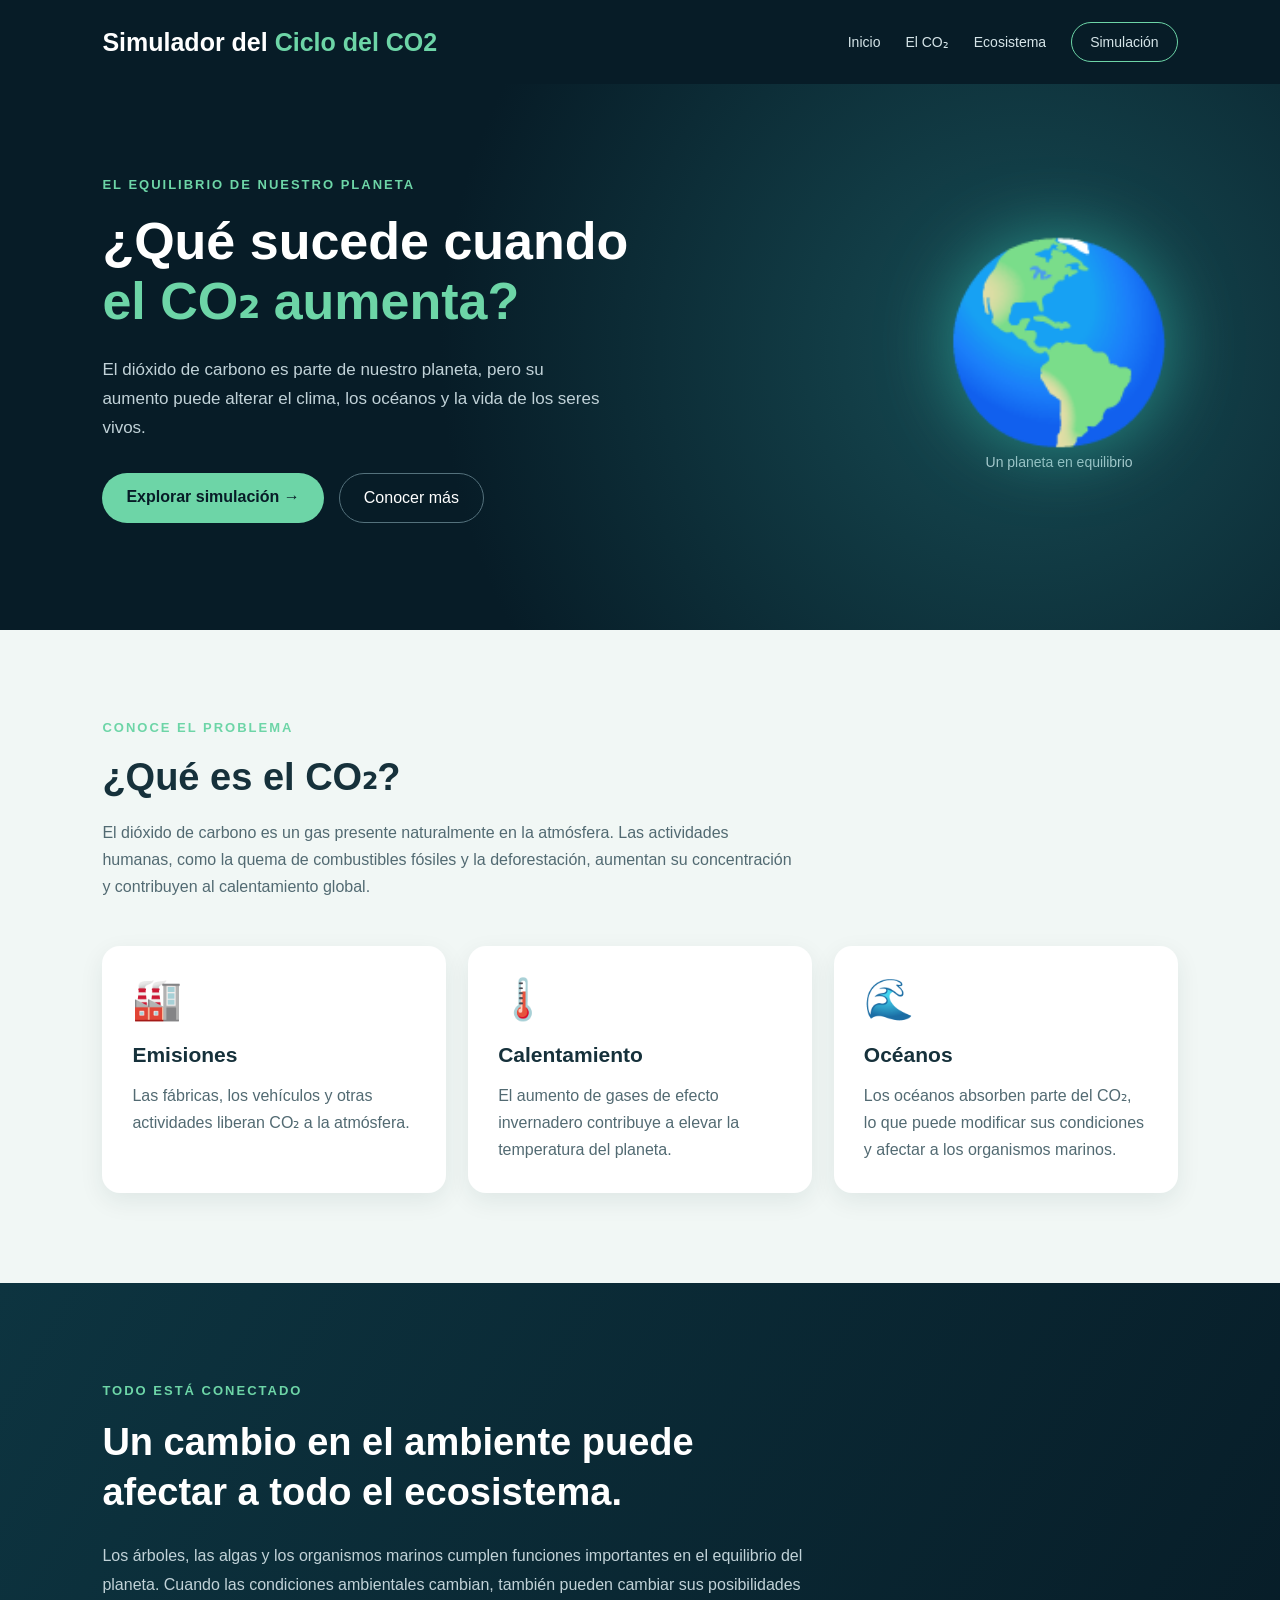
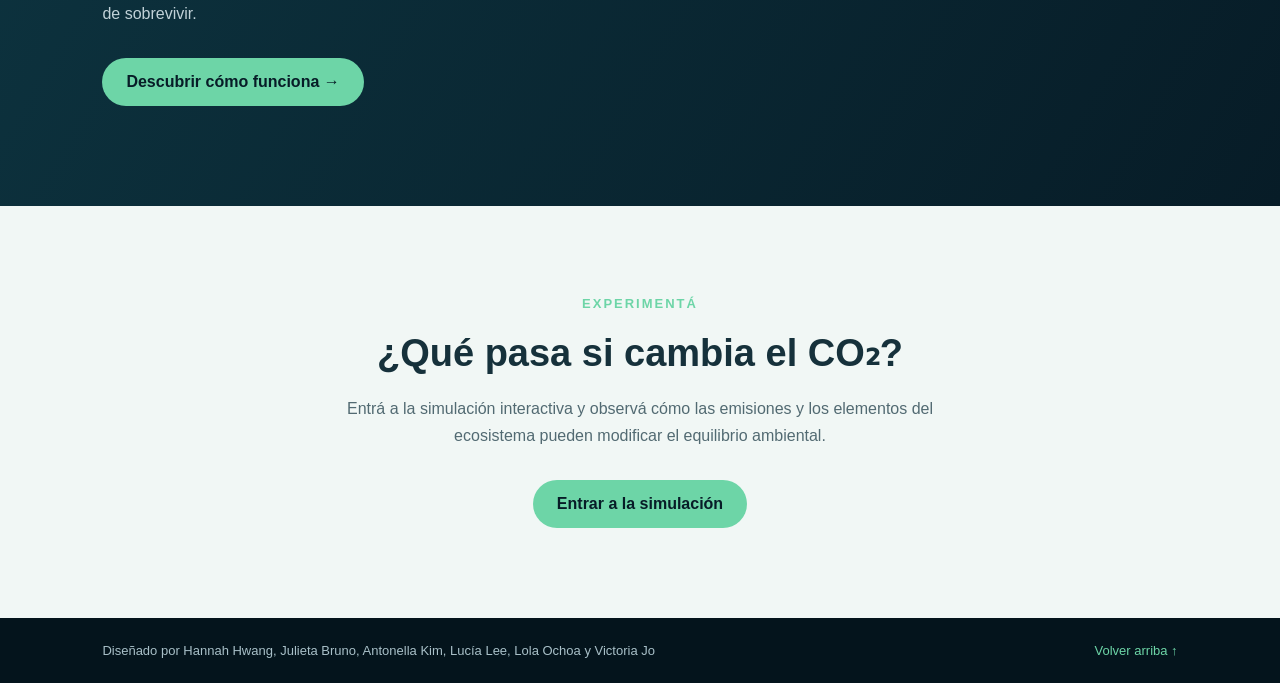
<file: index.html>
<!DOCTYPE html>
<html lang="es">

<head>
    <meta charset="UTF-8">
    <meta name="viewport" content="width=device-width, initial-scale=1.0">

    <title>CO₂ | El equilibrio del planeta</title>

    <!-- Vincula los estilos de la página principal -->
    <link rel="stylesheet" href="./CSS.styles/inicio.css">
</head>

<body>

    <!-- BARRA DE NAVEGACION -->
    <header class="navbar">

        <a href="index.html" class="logo">
            Simulador del <span> Ciclo del CO2</span>
        </a>

        <nav>
            <a href="#inicio">Inicio</a>
            <a href="#informacion">El CO₂</a>
            <a href="#ecosistema">Ecosistema</a>
            <a href="simulacion.html" class="nav-button">
                Simulación
            </a>
        </nav>

    </header>


    <!-- PRESENTACION PRINCIPAL -->
    <main>

        <section class="hero" id="inicio">

            <div class="hero-content">

                <p class="subtitulo">
                    EL EQUILIBRIO DE NUESTRO PLANETA
                </p>

                <h1>
                    ¿Qué sucede cuando
                    <span>el CO₂ aumenta?</span>
                </h1>

                <p class="descripcion">
                    El dióxido de carbono es parte de nuestro planeta,
                    pero su aumento puede alterar el clima, los océanos
                    y la vida de los seres vivos.
                </p>

                <div class="botones">

                    <a href="simulacion.html" class="boton-principal">
                        Explorar simulación →
                    </a>

                    <a href="#informacion" class="boton-secundario">
                        Conocer más
                    </a>

                </div>

            </div>

            <div class="hero-image">

                <div class="planeta">
                    🌎
                </div>

                <div class="texto-planeta">
                    Un planeta en equilibrio
                </div>

            </div>

        </section>


        <!-- INFORMACION -->
        <section class="informacion" id="informacion">

            <div class="titulo-seccion">

                <p class="subtitulo">
                    CONOCE EL PROBLEMA
                </p>

                <h2>
                    ¿Qué es el CO₂?
                </h2>

                <p>
                    El dióxido de carbono es un gas presente naturalmente
                    en la atmósfera. Las actividades humanas, como la
                    quema de combustibles fósiles y la deforestación,
                    aumentan su concentración y contribuyen al
                    calentamiento global.
                </p>

            </div>


            <div class="tarjetas">

                <article class="tarjeta">

                    <div class="icono">🏭</div>

                    <h3>Emisiones</h3>

                    <p>
                        Las fábricas, los vehículos y otras actividades
                        liberan CO₂ a la atmósfera.
                    </p>

                </article>


                <article class="tarjeta">

                    <div class="icono">🌡️</div>

                    <h3>Calentamiento</h3>

                    <p>
                        El aumento de gases de efecto invernadero
                        contribuye a elevar la temperatura del planeta.
                    </p>

                </article>


                <article class="tarjeta">

                    <div class="icono">🌊</div>

                    <h3>Océanos</h3>

                    <p>
                        Los océanos absorben parte del CO₂,
                        lo que puede modificar sus condiciones
                        y afectar a los organismos marinos.
                    </p>

                </article>

            </div>

        </section>


        <!-- ECOSISTEMA -->
        <section class="ecosistema" id="ecosistema">

            <div class="ecosistema-content">

                <p class="subtitulo">
                    TODO ESTÁ CONECTADO
                </p>

                <h2>
                    Un cambio en el ambiente
                    puede afectar a todo el ecosistema.
                </h2>

                <p>
                    Los árboles, las algas y los organismos marinos
                    cumplen funciones importantes en el equilibrio
                    del planeta. Cuando las condiciones ambientales
                    cambian, también pueden cambiar sus posibilidades
                    de sobrevivir.
                </p>

                <a href="simulacion.html" class="boton-principal">
                    Descubrir cómo funciona →
                </a>

            </div>

        </section>


        <!-- SIMULACION -->
        <section class="explorar">

            <p class="subtitulo">
                EXPERIMENTÁ
            </p>

            <h2>
                ¿Qué pasa si cambia el CO₂?
            </h2>

            <p>
                Entrá a la simulación interactiva y observá
                cómo las emisiones y los elementos del ecosistema
                pueden modificar el equilibrio ambiental.
            </p>

            <a href="simulacion.html" class="boton-principal">
                Entrar a la simulación
            </a>

        </section>

    </main>


    <!-- PIE DE PAGINA -->
    <footer>

        <p>
            Diseñado por Hannah Hwang, Julieta Bruno, Antonella Kim, Lucía Lee, Lola Ochoa y Victoria Jo
        </p>

        <a href="#inicio">
            Volver arriba ↑
        </a>

    </footer>

</body>

</html>
</file>
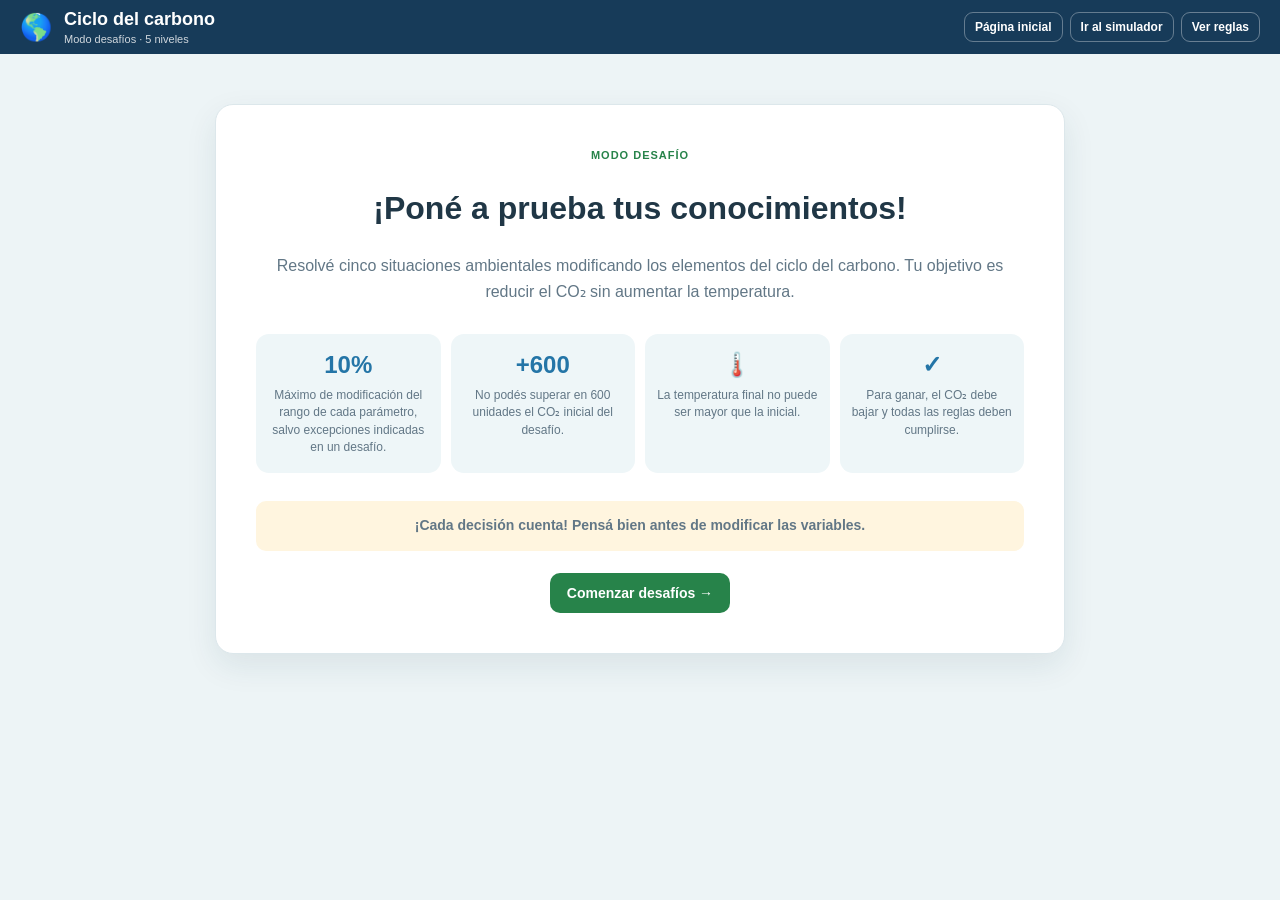
<file: desafios.html>
<!DOCTYPE html>
<html lang="es">
<head>
  <meta charset="UTF-8">
  <meta name="viewport" content="width=device-width, initial-scale=1.0">
  <title>Ciclo del Carbono | Modo desafíos</title>
  <link rel="stylesheet" href="./CSS.styles/desafio.css">
  <script src="./java/desafio.js" defer></script>
  <script src="./java/ajustar-paisaje.js" defer></script>
</head>
<body>

<header class="topbar">
  <div class="brand">
    <span class="brand-icon">🌎</span>
    <div>
      <h1>Ciclo del carbono</h1>
      <p>Modo desafíos · 5 niveles</p>
    </div>
  </div>

  
  <nav class="navigation">
    <a href="index.html">Página inicial</a>
    <a href="simulacion.html">Ir al simulador</a>

    <button id="openRules" class="nav-rules-btn">
      Ver reglas
    </button>
</nav>

</header>

<main class="page-wrap">

  <!-- PANTALLA INICIAL -->
  <section id="introScreen" class="intro-card">
    <div class="eyebrow">MODO DESAFÍO</div>

    <h2>¡Poné a prueba tus conocimientos!</h2>

    <p>
      Resolvé cinco situaciones ambientales modificando
      los elementos del ciclo del carbono.
      Tu objetivo es reducir el CO₂ sin aumentar
      la temperatura.
    </p>

    <div class="rules-grid">
      <article>
        <strong>10%</strong>
        <span>
          Máximo de modificación del rango de cada
          parámetro, salvo excepciones indicadas
          en un desafío.
        </span>
      </article>

      <article>
        <strong>+600</strong>
        <span>
          No podés superar en 600 unidades
          el CO₂ inicial del desafío.
        </span>
      </article>

      <article>
        <strong>🌡️</strong>
        <span>
          La temperatura final no puede ser
          mayor que la inicial.
        </span>
      </article>

      <article>
        <strong>✓</strong>
        <span>
          Para ganar, el CO₂ debe bajar y
          todas las reglas deben cumplirse.
        </span>
      </article>
    </div>

    <p class="challenges-warning">
      ¡Cada decisión cuenta! Pensá bien antes
      de modificar las variables.
    </p>

    <button id="beginGame" class="btn btn-primary">
      Comenzar desafíos →
    </button>
  </section>

  <!-- PANTALLA DE JUEGO -->
  <section id="gameScreen" class="hidden">

    <section class="challenge-heading panel">

      <div class="heading-top">
        <span id="challengeNumber" class="eyebrow">
          DESAFÍO 1 DE 5
        </span>

        <span id="difficulty" class="difficulty">
          Fácil
        </span>
      </div>

      <h2 id="challengeTitle">
        Una ciudad en expansión
      </h2>

      <p id="challengeSituation"></p>

      <div id="specialRule"
           class="special-rule hidden"></div>

      <div class="progress-track">
        <div id="progressBar"
             class="progress-fill"></div>
      </div>

    </section>

    <div class="game-layout">

      <!-- VARIABLES -->
      <section class="panel controls-panel">

        <div class="section-title">
          <div>
            <span class="eyebrow">TUS DECISIONES</span>
            <h3>Modificá las variables</h3>
          </div>

          <button id="resetChallenge"
                  class="btn btn-light btn-small">
            ↺ Reiniciar
          </button>
        </div>

        <p class="muted">
          Mové las barras para modificar el ambiente.
          Los límites indican los valores permitidos.
        </p>

        <!-- BOTÓN ARRIBA -->
        <button id="checkChallenge"
                class="btn btn-primary check-top">
          Comprobar desafío
        </button>

        <!-- ADVERTENCIAS -->
        <div id="ruleAlert"
             class="rule-alert hidden"
             role="alert"
             aria-live="assertive">
        </div>

        <!-- CONTROLES GENERADOS POR JAVASCRIPT -->
        <div id="controls" class="controls-list"></div>

      </section>

      <!-- PAISAJE -->
      <section class="right-column">

        <section class="panel environment-panel">

          <div class="section-title">
            <div>
              <span class="eyebrow">
                ESTADO DEL AMBIENTE
              </span>
              <h3>Equilibrio del ecosistema</h3>
            </div>

            <span class="live-dot">En vivo</span>
          </div>

          <div class="scene-viewport">
            <div class="sky challenge-scene"
              id="challengeScene">

            <div class="cloud cloud1">☁️</div>
            <div class="cloud cloud2">☁️</div>

            <!-- ATMÓSFERA -->
            <div class="atmosphere-label">
              <span>ATMÓSFERA</span>

              <strong id="sceneAtmosphereCO2">
                2000
              </strong>

              <small>unidades de CO₂</small>

              <div id="sceneCO2Status"
                   class="co2-status">
                Nivel inicial
              </div>
            </div>

            <!-- FÁBRICA -->
            <button class="scene-item factory"
                    data-info="factory">
              <img src="./Imagenes/Fabrica.png"
                   alt="Fábrica" width="150">
              <span>Fábricas</span>
            </button>

            <!-- CARRETERA Y AUTOS -->
            <div class="road">
              <div class="road-line"></div>

              <button class="scene-item car"
                      data-info="car">
                <img src="./Imagenes/Auto1.png"
                     alt="Auto" width="95">
              </button>

              <button class="scene-item car car2"
                      data-info="car">
                <img src="./Imagenes/Auto2.png"
                     alt="Auto" width="95">
              </button>
            </div>

            <!-- BOSQUE -->
            <button class="scene-item forest"
                    data-info="tree">
              <div class="trees">
                <img src="./Imagenes/Bosque.png"
                     alt="Bosque" width="140">
              </div>
              <span>Bosque</span>
            </button>

            <!-- VIVIENDAS -->
            <button class="scene-item housing"
                    data-info="housing">
              <img src="./Imagenes/Vivienda.png"
                   alt="Viviendas" width="120">
              <span>Viviendas</span>
            </button>

            <!-- ENERGÍA -->
            <button class="scene-item energy"
                    data-info="energy">
              <span class="power-plant">
                <img src="./Imagenes/Energía.png"
                     alt="Energía fósil" width="150">
              </span>
              <span>Energía fósil</span>
            </button>

            <!-- DEFORESTACIÓN -->
            <button class="scene-item deforestation"
                    data-info="deforestation">
              <span class="deforestation-logs">
                <img src="./Imagenes/Deforestacion.png"
                     alt="Deforestación" width="140">
              </span>
              <span>Deforestación</span>
            </button>

            <!-- INCENDIOS -->
            <button class="scene-item fire"
                    data-info="fire">
              <span class="fire-emoji">
                <img src="./Imagenes/Incendios.png"
                     alt="Incendios" width="120">
              </span>
            </button>

            <!-- GANADO -->
            <button class="scene-item cattle"
                    data-info="cattle">
              <img src="./Imagenes/Ganado.png"
                   alt="Ganado" width="65">
              <span>Ganado</span>
            </button>

            <!-- PLAYA -->
            <div class="beach">

              <div class="sand"></div>

              <button class="scene-item dead-whale-beach"
                      data-info="whaleBeach">
                <span class="decomposition-whale">
                  <img src="./Imagenes/Materia playa.png"
                       alt="Materia en descomposición"
                       width="100">
                </span>
                <span>Materia en descomposición</span>
              </button>

              <!-- HUMEDAL -->
              <button class="scene-item wetland"
                      id="challengeWetland"
                      data-info="wetland">
                <img src="./Imagenes/Humedal.png"
                     alt="Humedal"
                     class="custom-landscape-image">
                <span class="image-caption">
                  Humedales / turberas
                </span>
              </button>

              <!-- GLACIAR -->
              <button class="scene-item polar-ice"
                      id="challengePolarIce"
                      data-info="glacier">
                <img src="./Imagenes/Glaciar.png"
                     alt="Glaciar"
                     class="custom-landscape-image">
                <span class="image-caption">
                  Glaciar
                </span>
              </button>

              <!-- OCÉANO -->
              <div class="ocean">

                <button class="scene-item dead-whale-sea"
                        data-info="whaleSea">
                  <span class="decomposition-whale">
                    <img src="./Imagenes/Materia mar.png"
                         alt="Materia en el mar"
                         width="100">
                  </span>
                  <span>Materia en descomposición</span>
                </button>

                <button class="scene-item algae"
                        data-info="algae">
                  <img src="./Imagenes/Algas.png"
                       alt="Algas" width="60">
                  <span>Algas</span>
                </button>

                <button class="scene-item coral"
                        data-info="coral">
                  <img src="./Imagenes/Corales.png"
                       alt="Corales" width="80">
                  <span>Corales</span>
                </button>

                <button class="scene-item snails"
                        data-info="snail">
                  <img src="./Imagenes/Caracoles.png"
                       alt="Caracoles" width="80">
                  <span>Caracoles</span>
                </button>

                <!-- NIVEL DEL MAR -->
                <div class="sea-level">
                  <span>Nivel del mar</span>
                  <strong id="challengeSeaLevel">
                    0,0 cm
                  </strong>
                  <small>modelo didáctico</small>
                </div>

                <!-- VARIABLES DEL OCÉANO -->
                <div class="ocean-stats">

                  <div>
                    <span>CO₂ disuelto</span>
                    <strong id="challengeDissolvedCO2">
                      0
                    </strong>
                  </div>

                  <div id="challengeOceanPHCard">
                    <span>pH</span>
                    <strong id="challengeOceanPH">
                      8.2
                    </strong>
                  </div>

                  <div>
                    <span>O₂</span>
                    <strong id="challengeOceanOxygen">
                      21%
                    </strong>
                  </div>

                </div>

                            </div>
            </div>
          </div> <!-- Fin de challengeScene -->
        </div> <!-- Fin de scene-viewport -->

        <!-- INDICADORES -->
          <div class="metrics-grid">

            <article class="metric metric-co2">
              <span>CO₂ atmosférico</span>
              <strong id="co2Value">2000</strong>
              <small>unidades</small>
            </article>

            <article class="metric">
              <span>Temperatura</span>
              <strong id="temperatureValue">
                +0,50 °C
              </strong>
              <small>variación del modelo</small>
            </article>

            <article class="metric">
              <span>CO₂ emitido</span>
              <strong id="emittedValue">0</strong>
              <small>unidades</small>
            </article>

            <article class="metric">
              <span>CO₂ absorbido</span>
              <strong id="absorbedValue">0</strong>
              <small>unidades</small>
            </article>

          </div>

          <div id="statusMessage"
               class="status-message"
               aria-live="polite">
            Ajustá las variables para mejorar el equilibrio.
          </div>

        </section>
      </section>
    </div>
  </section>

  <!-- RESULTADO -->
  <section id="resultScreen"
           class="result-card hidden"
           aria-live="polite">

    <div id="resultIcon" class="result-icon">✓</div>

    <div class="eyebrow">
      RESULTADO DEL DESAFÍO
    </div>

    <h2 id="resultTitle">
      ¡Desafío superado!
    </h2>

    <p id="resultText"></p>

    <div class="result-stats">
      <span>
        CO₂ final
        <strong id="resultCO2">0</strong>
      </span>

      <span>
        Temperatura final
        <strong id="resultTemperature">0</strong>
      </span>
    </div>

    <!-- SOLUCIONES SOLO DESPUÉS DE PERDER -->
    <section id="failureSolutions"
             class="failure-solutions hidden">

      <h3>Probá las cuatro soluciones</h3>

      <p>
        Elegí una alternativa para conocer
        sus modificaciones y observar cómo cambia
        el paisaje.
      </p>

      <div id="solutionChoices"
           class="solution-choices"></div>

      <div id="solutionDetail"
           class="solution-detail"
           aria-live="polite">
        Seleccioná una solución.
      </div>

      <div id="previewSceneHost"
           class="preview-scene-host"></div>

    </section>

    <div class="result-actions">
      <button id="retryButton" class="btn btn-light">
        Reintentar
      </button>

      <button id="continueButton"
              class="btn btn-primary">
        Siguiente desafío →
      </button>
    </div>

  </section>

  <!-- FINAL -->
  <section id="finalScreen"
           class="result-card hidden">

    <div class="result-icon">🏆</div>

    <div class="eyebrow">MISIÓN CUMPLIDA</div>

    <h2>¡Completaste los cinco desafíos!</h2>

    <p>
      Demostraste cómo las decisiones sobre
      la industria, el transporte y los
      ecosistemas pueden modificar el equilibrio
      del ciclo del carbono.
    </p>

    <div class="result-actions">
      <button id="playAgain" class="btn btn-primary">
        Volver a jugar
      </button>

      <a href="index.html" class="btn btn-light">
        Página inicial
      </a>

      <a href="simulacion.html" class="btn btn-light">
        Simulador
      </a>
    </div>
  </section>

</main>

<!-- VENTANA DE REGLAS -->
<div id="rulesModal" class="rules-modal hidden">

  <div class="rules-modal-content"
       role="dialog"
       aria-modal="true"
       aria-labelledby="rulesModalTitle">

    <h2 id="rulesModalTitle">Reglas de los desafíos</h2>

     <p>
      Resolvé cinco situaciones ambientales modificando
      los elementos del ciclo del carbono.
      Tu objetivo es reducir el CO₂ sin aumentar
      la temperatura.
    </p>

    <div class="rules-grid">
      <article>
        <strong>10%</strong>
        <span>
          Máximo de modificación del rango de cada
          parámetro, salvo excepciones indicadas
          en un desafío.
        </span>
      </article>

      <article>
        <strong>+600</strong>
        <span>
          No podés superar en 600 unidades
          el CO₂ inicial del desafío.
        </span>
      </article>

      <article>
        <strong>🌡️</strong>
        <span>
          La temperatura final no puede ser
          mayor que la inicial.
        </span>
      </article>

      <article>
        <strong>✓</strong>
        <span>
          Para ganar, el CO₂ debe bajar y
          todas las reglas deben cumplirse.
        </span>
      </article>
    </div>

    <p class="challenges-warning">
      ¡Cada decisión cuenta! Pensá bien antes
      de modificar las variables.
    </p>

    <button id="closeRules" class="btn btn-primary">
      Cerrar y continuar
    </button>

  </div>
</div>

</body>
</html>
</file>
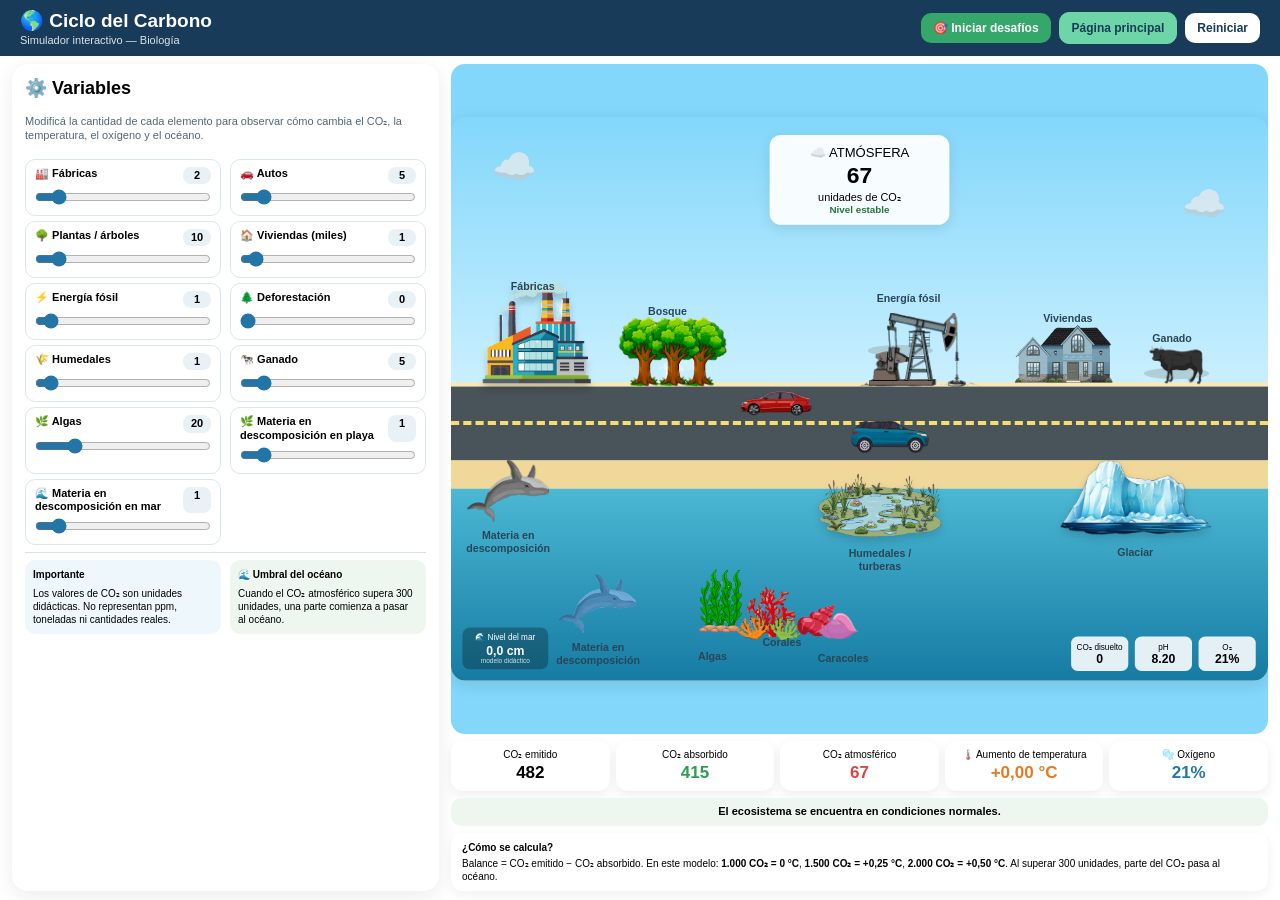
<file: simulacion.html>
<!DOCTYPE html>
<html lang="es">
<head>
  <link rel="stylesheet" href="./CSS.styles/inicio.css">
  <meta charset="UTF-8">
  <meta name="viewport" content="width=device-width, initial-scale=1.0">
  <title>Simulador del Ciclo del Carbono</title>
  <link rel="stylesheet" href="./CSS.styles/styles.css">
</head>

<body>

<header class="topbar">
  <div>
    <h1>🌎 Ciclo del Carbono</h1>
    <p>Simulador interactivo — Biología</p>
  </div>

  <div class="topbar-buttons">
    <button id="challengesBtn" class="challenges-btn">
      🎯 Iniciar desafíos
    </button>
     <a href="./index.html" class="home-btn">
      Página principal
    </a>
    <button id="resetBtn" class="reset-btn">
      Reiniciar
    </button>
  </div>
</header>


<main class="app">

  <!-- =====================================================
       PANEL DE VARIABLES
       ===================================================== -->

  <aside class="control-panel">

    <h2>⚙️ Variables</h2>

    <p class="small">
      Modificá la cantidad de cada elemento para observar
      cómo cambia el CO₂, la temperatura, el oxígeno y el océano.
    </p>

    <div class="control-group">
      <label>
        🏭 Fábricas
        <span id="factoryCountValue">2</span>
      </label>
      <input id="factoryCount" type="range" min="0" max="20" value="2">
    </div>

    <div class="control-group">
      <label>
        🚗 Autos
        <span id="carCountValue">5</span>
      </label>
      <input id="carCount" type="range" min="0" max="50" value="5">
    </div>

    <div class="control-group">
      <label>
        🌳 Plantas / árboles
        <span id="treeCountValue">10</span>
      </label>
      <input id="treeCount" type="range" min="0" max="100" value="10">
    </div>

    <div class="control-group">
      <label>
        🏠 Viviendas (miles)
        <span id="housingCountValue">1</span>
      </label>
      <input id="housingCount" type="range" min="0" max="20" value="1">
    </div>

    <div class="control-group">
      <label>
        ⚡ Energía fósil
        <span id="energyCountValue">1</span>
      </label>
      <input id="energyCount" type="range" min="0" max="20" value="1">
    </div>

    <div class="control-group">
      <label>
        🌲 Deforestación
        <span id="deforestationCountValue">0</span>
      </label>
      <input id="deforestationCount" type="range" min="0" max="20" value="0">
    </div>

    <div class="control-group">
      <label>
        🌾 Humedales
        <span id="wetlandCountValue">1</span>
      </label>
      <input id="wetlandCount" type="range" min="0" max="20" value="1">
    </div>

    <div class="control-group">
      <label>
        🐄 Ganado
        <span id="cattleCountValue">5</span>
      </label>
      <input id="cattleCount" type="range" min="0" max="50" value="5">
    </div>

    <div class="control-group">
      <label>
        🌿 Algas
        <span id="algaeCountValue">20</span>
      </label>
      <input id="algaeCount" type="range" min="0" max="100" value="20">
    </div>

    <div class="control-group">
      <label>
        🌿 Materia en descomposición en playa
        <span id="whaleBeachCountValue">1</span>
      </label>
      <input id="whaleBeachCount" type="range" min="0" max="10" value="1">
    </div>

    <div class="control-group">
      <label>
        🌊 Materia en descomposición en mar
        <span id="whaleSeaCountValue">1</span>
      </label>
      <input id="whaleSeaCount" type="range" min="0" max="10" value="1">
    </div>

    <hr>

    <div class="info-box">
      <strong>Importante</strong>
      <p>
        Los valores de CO₂ son unidades didácticas.
        No representan ppm, toneladas ni cantidades reales.
      </p>
    </div>

    <div class="threshold-box">
      <strong>🌊 Umbral del océano</strong>
      <p>
        Cuando el CO₂ atmosférico supera 300 unidades,
        una parte comienza a pasar al océano.
      </p>
    </div>

  </aside>


  <!-- =====================================================
       SIMULACIÓN
       ===================================================== -->

  <section class="simulation">

  <div class="scene-viewport">
    <div class="sky">

      <div class="cloud cloud1">☁️</div>
      <div class="cloud cloud2">☁️</div>

      <div class="atmosphere-label">
        <span>☁️ ATMÓSFERA</span>
        <strong id="atmosphereCO2">0</strong>
        <small>unidades de CO₂</small>
        <div id="co2Status" class="co2-status">
          Nivel estable
        </div>
      </div>

      <!-- MODIFICACIÓN:
           Capa donde se crean los mini círculos de CO₂
           cuando se hace click sobre un elemento. -->
      <div id="co2ParticleLayer" class="co2-particle-layer" aria-hidden="true"></div>


      <!-- FÁBRICA -->

      <button class="scene-item factory" data-info="factory">
        <img src="./Imagenes/Fabrica.png" width="150">
        <span>Fábricas</span>
      </button>


      <!-- AUTOS -->

      <div class="road">
        <div class="road-line"></div>

        <button class="scene-item car" data-info="car"><img src="./Imagenes/Auto1.png" width="95"></button>
        <button class="scene-item car car2" data-info="car"><img src="./Imagenes/Auto2.png" width="95"></button>
      </div>


      <!-- BOSQUE -->

      <button class="scene-item forest" data-info="tree">

        <div class="trees">
          <img src="./Imagenes/Bosque.png" width="140">
        </div>
        <span>Bosque</span>
      </button>


      <!-- VIVIENDAS -->

      <button class="scene-item housing" data-info="housing">
        <img src="./Imagenes/Vivienda.png" width="120">
        <span>Viviendas</span>
      </button>


      <!-- ENERGÍA FÓSIL -->

      <button class="scene-item energy" data-info="energy">

        <span class="power-plant" aria-hidden="true">
          <img src="./Imagenes/Energía.png" width="150">
        </span>

        <span>Energía fósil</span>

      </button>


      <!-- =====================================================
           MODIFICACIÓN:
           DEFORESTACIÓN
           Los troncos aparecen solamente cuando hay
           deforestación.
           ===================================================== -->

      <button
        class="scene-item deforestation"
        data-info="deforestation"
      >

        <span class="deforestation-logs" aria-hidden="true">
          <img src="./Imagenes/Deforestacion.png" width="140">
        </span>

        <span>Deforestación</span>

      </button>


      <!-- INCENDIOS AUTOMÁTICOS -->
      <!-- MODIFICACIÓN:-->

      <button class="scene-item fire" data-info="fire">

        <span class="fire-emoji" aria-hidden="true"><img src="./Imagenes/Incendios.png" width="120"></span>


      </button>


      <!-- GANADO -->

      <button class="scene-item cattle" data-info="cattle">
        <img src="./Imagenes/Ganado.png" width="65">
        <span>Ganado</span>
      </button>


      <!-- FLUJOS DE CO₂ -->

      <div class="co2-flow flow-factory emission"></div>
      <div class="co2-flow flow-car emission"></div>
      <div class="co2-flow flow-tree absorption"></div>
      <div class="co2-flow flow-cattle emission"></div>


      <!-- =====================================================
           PLAYA
           ===================================================== -->

      <div class="beach">

        <div class="sand"></div>


        <!-- MATERIA EN DESCOMPOSICIÓN -->

        <button
          class="scene-item dead-whale-beach"
          data-info="whaleBeach"
        >
          <span class="decomposition-whale"><img src="./Imagenes/Materia playa.png" width="100"></span>
          <span>Materia en descomposición</span>
        </button>


        <div class="co2-flow flow-whale-beach emission"></div>


        <!-- =================================================
             MODIFICACIÓN:
             HUMEDAL MÁS ARRIBA PARA NO TAPAR LOS CORALES
             ================================================= -->

        
<!-- MODIFICACIÓN: imagen propia del humedal -->
        <button
          class="scene-item wetland"
          id="wetlandImage"
          data-info="wetland"
          aria-label="Humedales y turberas"
        >
          <img
            src="./Imagenes/Humedal.png"
            alt="Humedal"
            class="custom-landscape-image"
          >
          <span class="image-caption">Humedales / turberas</span>
        </button>



        <!-- =================================================
             MODIFICACIÓN:
             GLACIAR FUERA DEL OCÉANO
             ================================================= -->

        <!-- MODIFICACIÓN:
             El glaciar ahora es clickeable como el resto de los elementos. -->
        
<!-- MODIFICACIÓN: imagen propia del glaciar -->
        <button
          class="scene-item polar-ice"
          id="polarIce"
          data-info="glacier"
          aria-label="Glaciar"
        >
          <img
            src="./Imagenes/Glaciar.png"
            alt="Glaciar"
            class="custom-landscape-image"
          >
          <span class="image-caption">Glaciar</span>
        </button>



        <!-- =================================================
             OCÉANO
             ================================================= -->

        <div class="ocean">

          <!-- MATERIA EN DESCOMPOSICIÓN -->

          <button
            class="scene-item dead-whale-sea"
            data-info="whaleSea"
          >
            <span class="decomposition-whale"><img src="./Imagenes/Materia mar.png" width="100"></span>
            <span>Materia en descomposición</span>
          </button>


          <!-- =================================================
               MODIFICACIÓN:
               VIDA MARINA AGRUPADA
               ================================================= -->

          <button class="scene-item algae" data-info="algae">

            <img src="./Imagenes/Algas.png" width="60">

            <span>Algas</span>

          </button>


          <button class="scene-item coral" data-info="coral">

            <img src="./Imagenes/Corales.png" width="80">

            <span>Corales</span>

          </button>


          <button class="scene-item snails" data-info="snail">

            <img src="./Imagenes/Caracoles.png" width="80">

            <span>Caracoles</span>

          </button>

          <div class="co2-flow flow-algae absorption"></div>
          <div class="co2-flow flow-ocean absorption"></div>
          <div class="co2-flow flow-whale-sea emission"></div>


          <!-- =================================================
               MODIFICACIÓN:
               NIVEL DEL MAR ABAJO A LA IZQUIERDA
               ================================================= -->

          <div class="sea-level">

            <span>🌊 Nivel del mar</span>

            <strong id="seaLevel">
              0,0 cm
            </strong>

            <small>
              modelo didáctico
            </small>

          </div>


          <!-- ESTADÍSTICAS DEL OCÉANO -->

          <div class="ocean-stats">

            <div>
              <span>CO₂ disuelto</span>
              <strong id="dissolvedCO2">0</strong>
            </div>

            <div id="oceanPHCard" class="clickable-stat">
              <span>pH</span>
              <strong id="oceanPH">8.2</strong>
            </div>

            <div>
              <span>O₂</span>
              <strong id="oceanOxygen">21%</strong>
            </div>

          </div>

        </div>

      </div>

        </div> <!-- Fin de sky -->
  </div> <!-- Fin de scene-viewport -->

  <!-- =====================================================
       PANEL INFORMATIVO -->

    <aside id="infoPanel" class="info-panel">

      <button id="closeInfo" class="close-btn">×</button>

      <div id="infoIcon" class="info-icon">🌎</div>

      <h2 id="infoTitle">
        Seleccioná un elemento
      </h2>

      <p id="infoDescription">
        Hacé click sobre un elemento del paisaje
        para conocer su función dentro del ciclo
        del carbono.
      </p>

      <div id="infoStats" class="info-stats"></div>

    </aside>


    <!-- =====================================================
         DASHBOARD
         ===================================================== -->

    <section class="dashboard">

      <div class="metric">
        <span>CO₂ emitido</span>
        <strong id="totalEmitted">0</strong>
      </div>

      <div class="metric absorption">
        <span>CO₂ absorbido</span>
        <strong id="totalAbsorbed">0</strong>
      </div>

      <div class="metric balance">
        <span>CO₂ atmosférico</span>
        <strong id="netBalance">0</strong>
      </div>

      <div class="metric temperature">
        <span>🌡️ Aumento de temperatura</span>
        <strong id="temperature">+0,00 °C</strong>
      </div>

      <!-- MODIFICACIÓN:
           O₂ máximo = 21% -->

      <div class="metric oxygen">
        <span>🫧 Oxígeno</span>
        <strong id="oxygen">21%</strong>
      </div>

    </section>


    <div id="ecosystemMessage" class="ecosystem-message">
      El ecosistema se encuentra en condiciones normales.
    </div>


    <div class="explanation">

      <strong>¿Cómo se calcula?</strong>

      <span>
        Balance = CO₂ emitido − CO₂ absorbido.
        En este modelo:
        <b>1.000 CO₂ = 0 °C</b>,
        <b>1.500 CO₂ = +0,25 °C</b>,
        <b>2.000 CO₂ = +0,50 °C</b>.
        Al superar 300 unidades,
        parte del CO₂ pasa al océano.
      </span>

    </div>

  </section>

</main>


<script src="./java/script.js"></script>
<script src="./java/ajustar-paisaje.js"></script>

</body>
</html>
</file>
<file: CSS.styles/inicio.css>
/* CONFIGURACION GENERAL */

* {
    margin: 0;
    padding: 0;
    box-sizing: border-box;
}

html {
    scroll-behavior: smooth;
}

body {
    font-family: Arial, sans-serif;
    background: #071c27;
    color: white;
}


/* BARRA DE NAVEGACION */

.navbar {
    display: flex;
    justify-content: space-between;
    align-items: center;

    padding: 22px 8%;

    background: #071c27;
}

.logo {
    color: white;
    text-decoration: none;

    font-size: 25px;
    font-weight: bold;
}

.logo span {
    color: #6dd5a7;
}

nav {
    display: flex;
    align-items: center;
    gap: 25px;
  
}
/* Barra superior fija */
.navbar {
    position: fixed;
    top: 0;
    left: 0;
    width: 100%;
    z-index: 1000;
}

/* Permite que el contenido se desplace */
body {
    margin: 0;
    padding-top: 70px;
}

nav a {
    color: #d5e4e8;
    text-decoration: none;
    font-size: 14px;
}

nav a:hover {
    color: #6dd5a7;
}

.nav-button {
    padding: 11px 18px;

    border: 1px solid #6dd5a7;
    border-radius: 25px;
}


/* PRESENTACION */

.hero {
    min-height: 560px;

    display: flex;
    align-items: center;
    justify-content: space-between;

    padding: 70px 8%;

    background:
        radial-gradient(
            circle at 80% 50%,
            #174c54,
            #071c27 55%
        );
}

.hero-content {
    max-width: 580px;
}

.subtitulo {
    color: #6dd5a7;

    font-size: 13px;
    font-weight: bold;
    letter-spacing: 2px;

    margin-bottom: 20px;
}

h1 {
    font-size: 52px;
    line-height: 1.15;

    margin-bottom: 25px;
}

h1 span {
    color: #6dd5a7;
}

.descripcion {
    color: #c1d2d8;

    font-size: 17px;
    line-height: 1.7;

    max-width: 500px;
}


/* BOTONES */

.botones {
    display: flex;
    flex-wrap: wrap;
    gap: 15px;
    
    margin-top: 30px;
}

.boton-principal {
    display: inline-block;

    padding: 15px 24px;

    background: #6dd5a7;
    color: #071c27;

    border-radius: 30px;

    font-weight: bold;
    text-decoration: none;

    transition: 0.3s;
}

.boton-principal:hover {
    background: #91e8bf;
    transform: translateY(-3px);
}

.boton-secundario {
    display: inline-block;

    padding: 15px 24px;

    border: 1px solid #54717c;
    border-radius: 30px;

    color: white;
    text-decoration: none;
}


/* PLANETA */

.hero-image {
    text-align: center;

    margin-left: 30px;
}

.planeta {
    font-size: 190px;

    filter: drop-shadow(
        0 0 35px #278d85
    );
}

.texto-planeta {
    color: #b9d3d8;
    font-size: 14px;
}


/* INFORMACION */

.informacion {
    padding: 90px 8%;
    background: #f1f7f5;
    color: #16313b;
}

.titulo-seccion {
    max-width: 700px;
    margin-bottom: 45px;
}

.titulo-seccion h2,
.explorar h2 {
    font-size: 38px;
    margin-bottom: 20px;
}

.titulo-seccion p:last-child {
    color: #526a72;
    line-height: 1.7;
}


/* TARJETAS */

.tarjetas {
    display: grid;

    grid-template-columns: repeat(3, 1fr);

    gap: 22px;
}

.tarjeta {
    padding: 30px;

    background: white;

    border-radius: 18px;

    box-shadow:
        0 8px 25px rgba(15, 45, 50, 0.08);
}

.icono {
    font-size: 40px;
    margin-bottom: 20px;
}

.tarjeta h3 {
    margin-bottom: 15px;
    font-size: 21px;
}

.tarjeta p {
    color: #526a72;
    line-height: 1.7;
}


/* ECOSISTEMA */

.ecosistema {
    padding: 100px 8%;

    background:
        linear-gradient(
            120deg,
            #0d3440,
            #071c27
        );
}

.ecosistema-content {
    max-width: 700px;
}

.ecosistema h2 {
    font-size: 38px;
    line-height: 1.3;
    margin-bottom: 25px;
}

.ecosistema p:not(.subtitulo) {
    color: #c1d2d8;
    line-height: 1.8;
    margin-bottom: 30px;
}


/* EXPLORAR */

.explorar {
    text-align: center;

    padding: 90px 8%;

    background: #f1f7f5;
    color: #16313b;
}

.explorar p:not(.subtitulo) {
    max-width: 650px;

    margin: 0 auto 30px;

    color: #526a72;
    line-height: 1.7;
}


/* PIE DE PAGINA */

footer {
    display: flex;
    justify-content: space-between;
    align-items: center;

    padding: 25px 8%;

    background: #04141c;

    color: #a9c0c8;
    font-size: 13px;
}

footer a {
    color: #6dd5a7;
    text-decoration: none;
}


/* ADAPTACION A CELULARES */

@media (max-width: 800px) {

    .navbar {
        flex-direction: column;
        gap: 20px;
    }

    nav {
        flex-wrap: wrap;
        justify-content: center;
        gap: 15px;
    }

    .hero {
        flex-direction: column;
        text-align: center;
        gap: 40px;
    }

    .hero-content {
        max-width: 100%;
    }

    h1 {
        font-size: 38px;
    }

    .botones {
        justify-content: center;
    }

    .hero-image {
        margin-left: 0;
    }

    .planeta {
        font-size: 130px;
    }

    .tarjetas {
        grid-template-columns: 1fr;
    }

    .titulo-seccion h2,
    .ecosistema h2,
    .explorar h2 {
        font-size: 30px;
    }

    footer {
        flex-direction: column;
        gap: 15px;
        text-align: center;
    }

}
</file>
<file: CSS.styles/desafio.css>
:root {
  --navy: #173b59;
  --blue: #2475a7;
  --green: #27834a;
  --ink: #203746;
  --muted: #627786;
  --paper: #ffffff;
  --bg: #edf4f6;
  --line: #dce7eb;
  --soft: #eef6f8;
  --shadow: 0 12px 32px rgba(27,61,79,.09);
}

* {
  box-sizing: border-box;
}

body {
  margin: 0;
  background: var(--bg);
  color: var(--ink);
  font-family: Arial, Helvetica, sans-serif;
  width: 100%;
  min-height: 100vh;
  height: auto;
  overflow-x: hidden;
  overflow-y: auto;
}

button, input {
  font: inherit;
}

.hidden {
  display: none !important;
}

/* ENCABEZADO */

.topbar {
  display: flex;
  align-items: center;
  justify-content: space-between;
  gap: 20px;
  padding: 17px 30px;
  background: var(--navy);
  color: white;
}

.brand {
  display: flex;
  align-items: center;
  gap: 12px;
}

.brand-icon {
  font-size: 34px;
}

.brand h1 {
  font-size: 20px;
  margin: 0;
}

.brand p {
  margin: 3px 0 0;
  font-size: 13px;
  opacity: .8;
}

.navigation {
  display: flex;
  flex-wrap: wrap;
  gap: 10px;
}

.navigation a {
  color: white;
  text-decoration: none;
  border: 1px solid #ffffff55;
  border-radius: 9px;
  padding: 9px 13px;
  font-size: 13px;
  font-weight: 700;
}

/* CONTENEDORES */

.page-wrap {
  max-width: 1400px;
  margin: 25px auto;
  padding: 0 20px;
}

.panel,
.intro-card,
.result-card {
  background: var(--paper);
  border: 1px solid var(--line);
  border-radius: 18px;
  box-shadow: var(--shadow);
}

.intro-card {
  max-width: 850px;
  margin: 50px auto;
  padding: 40px;
  text-align: center;
}

.intro-card h2 {
  font-size: 32px;
}

.intro-card > p {
  line-height: 1.65;
  color: var(--muted);
}

.eyebrow {
  display: inline-block;
  color: var(--green);
  font-weight: 800;
  letter-spacing: .09em;
  font-size: 11px;
}

.rules-grid {
  display: grid;
  grid-template-columns: repeat(4, 1fr);
  gap: 10px;
  margin: 28px 0;
}

.rules-grid article {
  background: var(--soft);
  border-radius: 13px;
  padding: 17px 12px;
  display: flex;
  flex-direction: column;
  gap: 8px;
}

.rules-grid strong {
  font-size: 24px;
  color: var(--blue);
}

.rules-grid span {
  font-size: 12px;
  line-height: 1.45;
  color: var(--muted);
}

.challenges-warning {
  margin: 22px 0;
  padding: 13px;
  border-radius: 10px;
  background: #fff5df;
  color: #956317;
  font-weight: 700;
  font-size: 14px;
}

/* BOTONES */

.btn {
  border: 0;
  border-radius: 10px;
  padding: 12px 17px;
  font-weight: 800;
  cursor: pointer;
  text-decoration: none;
  display: inline-flex;
  align-items: center;
  justify-content: center;
  font-size: 14px;
}

.btn:hover {
  filter: brightness(.95);
}

.btn-primary {
  background: var(--green);
  color: white;
}

.btn-light {
  background: #edf4f6;
  color: var(--navy);
  border: 1px solid var(--line);
}

.btn-small {
  padding: 8px 11px;
  font-size: 12px;
}

/* INFORMACIÓN DEL DESAFÍO */

.challenge-heading {
  padding: 23px 27px;
  margin-bottom: 18px;
}

.heading-top,
.section-title {
  display: flex;
  justify-content: space-between;
  align-items: center;
  gap: 12px;
}

.challenge-heading h2 {
  font-size: 26px;
  margin: 10px 0;
}

.challenge-heading p {
  color: var(--muted);
  line-height: 1.55;
}

.difficulty {
  font-size: 12px;
  font-weight: 800;
  background: #fff4d9;
  color: #8a6412;
  padding: 7px 11px;
  border-radius: 30px;
}

.special-rule {
  margin-top: 12px;
  padding: 10px 13px;
  border-radius: 9px;
  background: #fff5df;
  color: #765616;
  font-size: 13px;
}

.progress-track {
  height: 6px;
  border-radius: 8px;
  background: #e9eff1;
  margin-top: 20px;
  overflow: hidden;
}

.progress-fill {
  height: 100%;
  width: 20%;
  background: var(--green);
  transition: width .3s;
}

/* DISTRIBUCIÓN */

.game-layout {
  display: grid;
  grid-template-columns: 330px minmax(0, 1fr);
  gap: 18px;
  align-items: start;
}

.controls-panel,
.environment-panel {
  padding: 20px;
  min-width: 0;
}

.section-title h3 {
  font-size: 19px;
  margin: 5px 0 0;
}

.muted {
  color: var(--muted);
  font-size: 12px;
  line-height: 1.5;
}

.controls-list {
  display: grid;
  gap: 13px;
  margin-top: 18px;
}

.control-row {
  padding: 11px 12px;
  border: 1px solid var(--line);
  border-radius: 11px;
}

.control-label {
  display: flex;
  align-items: center;
  justify-content: space-between;
  gap: 8px;
  font-size: 13px;
  font-weight: 700;
}

.control-label output {
  background: var(--soft);
  padding: 4px 8px;
  border-radius: 7px;
  min-width: 32px;
  text-align: center;
}

.control-row input[type="range"] {
  width: 100%;
  margin: 10px 0 3px;
  accent-color: var(--green);
  cursor: pointer;
}

.range-hint {
  display: flex;
  justify-content: space-between;
  font-size: 10px;
  color: #80919b;
}

/* BOTÓN COMPROBAR ARRIBA */

.check-top {
  display: block;
  width: 100%;
  margin: 12px 0 8px;
  position: sticky;
  top: 8px;
  z-index: 45;
  box-shadow: 0 5px 15px #0002;
}

/* ADVERTENCIAS */

.rule-alert {
  position: sticky;
  top: 65px;
  z-index: 50;
  background: #fff0e8;
  color: #9a2b17;
  border: 2px solid #d44b30;
  border-radius: 12px;
  padding: 14px;
  margin: 10px 0;
  font-weight: 750;
  font-size: 13px;
  line-height: 1.5;
  box-shadow: 0 5px 18px #8a1d1225;
}

.live-dot {
  font-size: 11px;
  color: var(--green);
  font-weight: 800;
}

.live-dot::before {
  content: "";
  display: inline-block;
  width: 7px;
  height: 7px;
  border-radius: 50%;
  background: #36a65b;
  margin-right: 6px;
}

/* PAISAJE ORIGINAL */

.challenge-scene {
  --heat: 0;
  position: relative;
  width: 100%;
  height: 690px;
  min-width: 650px;
  overflow: hidden;
  border-radius: 18px;
  margin: 17px 0;
  background: linear-gradient(
    to bottom,
    #82d7fa 0%,
    #c9efff 47%,
    #f5e8bd 47%,
    #f5e8bd 100%
  );
  box-shadow: 0 5px 20px #0002;
}

.challenge-scene::after {
  content: "";
  position: absolute;
  inset: 0;
  background: rgba(255,105,70,var(--heat));
  pointer-events: none;
  z-index: 30;
}

.challenge-scene .cloud {
  position: absolute;
  font-size: 44px;
  opacity: .8;
  z-index: 1;
}

.cloud1 {
  left: 5%;
  top: 35px;
}

.cloud2 {
  right: 5%;
  top: 80px;
}

/* ATMÓSFERA */

.atmosphere-label {
  position: absolute;
  z-index: 10;
  top: 22px;
  left: 50%;
  transform: translateX(-50%);
  min-width: 220px;
  text-align: center;
  background: #ffffffeb;
  padding: 12px 18px;
  border-radius: 14px;
  box-shadow: 0 4px 15px #0002;
}

.atmosphere-label span,
.atmosphere-label small,
.atmosphere-label strong {
  display: block;
}

.atmosphere-label strong {
  font-size: 28px;
  margin: 3px 0;
}

.co2-status {
  font-size: 12px;
  font-weight: 700;
  color: #25753c;
}

.co2-status.warning {
  color: #b36a00;
}

.co2-status.danger {
  color: #c62828;
}

/* ELEMENTOS CON IMÁGENES */

.scene-item {
  position: absolute;
  z-index: 5;
  border: 0;
  background: transparent;
  padding: 0;
  text-align: center;
  transition: opacity .5s, transform .5s;
  cursor: default;
}

.scene-item img {
  display: block;
  max-width: none;
}

.scene-item > span:last-child {
  display: block;
  position: absolute;
  left: calc(50% + var(--label-x, 0px));
  top: calc(100% + var(--label-y, 0px));
  transform: translateX(-50%);
  width: max-content;
  max-width: 135px;
  font-size: 13px;
  font-weight: 700;
  color: #294656;
}

.factory > span:last-child,
.forest > span:last-child,
.energy > span:last-child,
.housing > span:last-child,
.cattle > span:last-child {
  top: auto;
  bottom: calc(100% + var(--label-y, 0px));
}

.scene-item.dead {
  opacity: 0 !important;
  visibility: hidden;
  pointer-events: none;
}

/* POSICIONES TERRESTRES */

.factory {
  left: 3%;
  top: 190px;
  --label-x: -5px;
  --label-y: -25px;
}

.forest {
  left: 20%;
  top: 240px;
  --label-x: -5px;
  --label-y: -5px;
}

.housing {
  left: 69%;
  top: 255px;
  --label-x: -5px;
  --label-y: 1px;
}

.energy {
  left: 50%;
  top: 240px;
  --label-x: 10px;
  --label-y: 10px;
}

.cattle {
  right: 8%;
  top: 280px;
  --label-x: -5px;
  --label-y: 1px;
}

.deforestation {
  left: 27%;
  top: 285px;
  --label-x: 45px;
  --label-y: -70px;
}

/* CARRETERA */

.road {
  position: absolute;
  z-index: 3;
  left: 0;
  right: 0;
  top: 330px;
  height: 90px;
  background: #48535a;
}

.road-line {
  position: absolute;
  top: 42px;
  left: 0;
  right: 0;
  border-top: 5px dashed #f7dd69;
}

.car {
  top: 2px;
  left: 35%;
}

.car2 {
  top: 40px;
  left: 49%;
}

/* DEFORESTACIÓN */

.deforestation-logs {
  display: flex;
  align-items: center;
  justify-content: center;
  opacity: 0;
  transform: translateY(8px) scale(.8);
  transition: opacity .45s, transform .45s;
}

.deforestation.logs-visible .deforestation-logs {
  opacity: 1;
  transform: translateY(0) scale(1);
}

.deforestation:not(.logs-visible) {
  visibility: hidden;
  opacity: 0;
}

/* INCENDIOS */

.fire {
  right: 30%;
  top: 255px;
  width: 120px;
  opacity: 0;
  z-index: 7;
  visibility: hidden;
}

.fire.fire-active {
  visibility: visible;
  opacity: 1;
  animation: firePulse .9s ease-in-out infinite alternate;
}

@keyframes firePulse {
  from {
    filter: brightness(.95);
  }
  to {
    filter: brightness(1.25);
  }
}

/* PLAYA */

.beach {
  position: absolute;
  left: 0;
  right: 0;
  bottom: 0;
  height: 300px;
  z-index: 1;
}

.sand {
  position: absolute;
  left: 0;
  right: 0;
  top: 0;
  height: 65px;
  background: #f0d89a;
}

.dead-whale-beach {
  left: 2%;
  top: 30px;
}

/* HUMEDAL */

.wetland {
  left: 45%;
  top: 35px;
  width: 150px;
  height: 100px;
  z-index: 8;
}

.custom-landscape-image {
  display: block;
  width: 100%;
  height: 100%;
  object-fit: contain;
  filter: drop-shadow(0 5px 5px #0002);
}

.image-caption {
  display: block;
  margin-top: 2px;
  color: #294656;
  font-size: 13px;
  font-weight: 700;
}

/* GLACIAR */

.polar-ice {
  --melt: 0;
  right: 7%;
  top: 18px;
  width: 185px;
  height: 115px;
  z-index: 12;
  transform: scale(calc(1 - var(--melt) * .48));
  transform-origin: center bottom;
  transition: transform .7s ease;
}

/* OCÉANO */

.ocean {
  position: absolute;
  left: 0;
  right: 0;
  bottom: 0;
  height: 235px;
  overflow: hidden;
  background: linear-gradient(
    to bottom,
    #4bb8d4,
    #167ba3
  );
}

.dead-whale-sea {
  left: 13%;
  bottom: 48px;
}

.algae {
  left: 30%;
  bottom: 42px;
  z-index: 8;
  --label-x: -10px;
  --label-y: 5px;
}

.coral {
  left: 35%;
  bottom: 40px;
  z-index: 8;
  --label-x: 15px;
  --label-y: -15px;
}

.snails {
  left: 42%;
  bottom: 40px;
  z-index: 8;
  --label-x: 20px;
  --label-y: 5px;
}

/* INDICADORES DEL OCÉANO */

.sea-level {
  position: absolute;
  left: 14px;
  bottom: 14px;
  z-index: 20;
  min-width: 105px;
  padding: 6px 9px;
  border-radius: 9px;
  background: #0005;
  color: white;
  text-align: center;
  font-size: 10px;
}

.sea-level span,
.sea-level strong,
.sea-level small {
  display: block;
}

.sea-level strong {
  font-size: 15px;
  margin-top: 2px;
}

.ocean-stats {
  position: absolute;
  right: 15px;
  bottom: 12px;
  display: flex;
  gap: 8px;
  z-index: 10;
}

.ocean-stats div {
  min-width: 70px;
  padding: 7px;
  border-radius: 8px;
  background: #ffffffdf;
  text-align: center;
  font-size: 10px;
}

.ocean-stats span,
.ocean-stats strong {
  display: block;
}

.ocean-stats strong {
  font-size: 15px;
}

/* MÉTRICAS */

.metrics-grid {
  display: grid;
  grid-template-columns: repeat(4, 1fr);
  gap: 9px;
}

.metric {
  background: var(--soft);
  border-radius: 11px;
  padding: 13px 11px;
  display: flex;
  flex-direction: column;
  gap: 5px;
  min-width: 0;
}

.metric span {
  font-size: 11px;
  color: var(--muted);
}

.metric strong {
  font-size: 21px;
}

.metric small {
  font-size: 10px;
  color: #82939c;
}

.metric-co2 {
  background: #eaf5ed;
}

.metric-co2 strong {
  color: var(--green);
}

.status-message {
  margin-top: 13px;
  padding: 11px 13px;
  background: #f3f7f8;
  border-radius: 10px;
  font-size: 12px;
  line-height: 1.45;
}

.status-message.good {
  background: #eaf6ed;
  color: #28613a;
}

.status-message.bad {
  background: #fff0ed;
  color: #9b3d2d;
}

/* RESULTADOS */

.result-card {
  max-width: 650px;
  margin: 55px auto;
  padding: 38px;
  text-align: center;
}

.result-card.failed {
  max-width: 1100px;
}

.result-icon {
  font-size: 50px;
  margin-bottom: 10px;
}

.result-card h2 {
  font-size: 30px;
}

.result-card p {
  color: var(--muted);
  line-height: 1.6;
}

.result-stats {
  display: flex;
  justify-content: center;
  gap: 12px;
  margin: 24px 0;
}

.result-stats span {
  padding: 13px 20px;
  background: var(--soft);
  border-radius: 11px;
  font-size: 12px;
}

.result-stats strong {
  display: block;
  font-size: 20px;
  margin-top: 5px;
}

.result-actions {
  display: flex;
  gap: 10px;
  justify-content: center;
  flex-wrap: wrap;
}

/* SOLUCIONES TRAS PERDER */

.failure-solutions {
  text-align: left;
  margin: 22px 0;
  background: #f4f8fa;
  border: 1px solid var(--line);
  padding: 18px;
  border-radius: 13px;
}

.failure-solutions h3 {
  margin: 0 0 7px;
}

.solution-choices {
  display: grid;
  grid-template-columns: repeat(4, 1fr);
  gap: 9px;
}

.solution-choices button {
  padding: 12px;
  border: 1px solid #adc4cd;
  border-radius: 9px;
  background: white;
  color: var(--navy);
  cursor: pointer;
  font-weight: 800;
}

.solution-choices button.active {
  background: var(--green);
  color: white;
  border-color: var(--green);
}

.solution-detail {
  background: white;
  border-radius: 10px;
  padding: 15px;
  margin-top: 12px;
  font-size: 14px;
  line-height: 1.5;
}

.solution-detail ul {
  padding-left: 20px;
}

.preview-scene-host .environment-panel {
  text-align: left;
  margin-top: 14px;
  padding: 12px;
  box-shadow: none;
}

/* PIE DE PÁGINA */

footer {
  text-align: center;
  color: #82939c;
  font-size: 11px;
  padding: 25px;
}

/* RESPONSIVE */

@media (max-width: 1100px) {
  .game-layout {
    grid-template-columns: 1fr;
  }

  .controls-list {
    grid-template-columns: repeat(2, 1fr);
  }

  .environment-panel {
    overflow-x: auto;
  }
}

@media (max-width: 650px) {
  .topbar {
    flex-direction: column;
    align-items: flex-start;
  }

  .page-wrap {
    padding: 0 10px;
  }

  .intro-card,
  .result-card {
    padding: 20px;
  }

  .rules-grid,
  .controls-list,
  .metrics-grid,
  .solution-choices {
    grid-template-columns: repeat(2, 1fr);
  }

  .challenge-heading,
  .controls-panel,
  .environment-panel {
    padding: 16px;
  }

  .result-stats {
    flex-wrap: wrap;
  }

  .challenge-scene {
    min-width: 650px;
  }

  .preview-scene-host {
    overflow-x: auto;
  }
}


/* BOTÓN VER REGLAS EN NAVEGACIÓN */

.nav-rules-btn {
  color: white;
  background: transparent;
  border: 1px solid rgba(255,255,255,.35);
  border-radius: 9px;
  padding: 9px 13px;
  font-size: 13px;
  font-weight: 700;
  cursor: pointer;
}

.nav-rules-btn:hover {
  background: rgba(255,255,255,.12);
}

/* VENTANA DE REGLAS */

.rules-modal {
  position: fixed;
  inset: 0;
  background: rgba(10,30,45,.7);
  display: flex;
  justify-content: center;
  align-items: center;
  padding: 20px;
  z-index: 1000;
}

.rules-modal-content {
  width: 100%;
  max-width: 560px;
  max-height: 90vh;
  overflow-y: auto;
  background: white;
  border-radius: 18px;
  padding: 30px;
  box-shadow: 0 15px 50px rgba(0,0,0,.25);
}

.rules-modal-content h2 {
  margin: 0 0 20px;
  color: #173b59;
  font-size: 25px;
}

.rules-modal-list p {
  padding: 13px;
  background: #eef6f8;
  border-radius: 10px;
  margin-bottom: 12px;
}

.rules-modal-list strong {
  display: block;
  color: #2475a7;
  font-size: 14px;
  margin-bottom: 7px;
}

.rules-modal-list span {
  display: block;
  font-size: 13px;
  line-height: 1.6;
  color: #526878;
}

.rules-modal-content .btn {
  margin-top: 15px;
  width: 100%;
}











/* ============================================
   DESAFÍOS - PANTALLA ORDENADA
   ============================================ */

/* Diseño para escritorio */

@media (min-width: 1200px) and (min-height: 650px) {

  html {
    height: 100%;
  }

  body:has(#gameScreen:not(.hidden)) {
    height: 100vh;
    height: 100dvh;
    overflow: hidden;
    display: flex;
    flex-direction: column;
  }

  /* Barra superior */

  .topbar {
    min-height: 54px;
    padding: 7px 20px;
    gap: 12px;
    flex-shrink: 0;
  }

  .brand-icon {
    font-size: 26px;
  }

  .brand h1 {
    font-size: 18px;
  }

  .brand p {
    font-size: 11px;
  }

  .navigation {
    gap: 7px;
  }

  .navigation a,
  .nav-rules-btn {
    padding: 7px 10px;
    font-size: 12px;
  }

  /* Contenedor de la página */

  body:has(#gameScreen:not(.hidden))
  .page-wrap {
    flex: 1;
    min-height: 0;
    height: auto;

    width: 100%;
    max-width: 1800px;

    margin: 0 auto;
    padding: 8px 12px;
  }

  /* Pantalla de juego */

  #gameScreen:not(.hidden) {
    height: 100%;
    min-height: 0;

    display: flex;
    flex-direction: column;

    gap: 8px;
  }

  /* Encabezado del desafío */

  .challenge-heading {
    flex: 0 0 auto;
    padding: 9px 15px;
    margin: 0;
  }

  .challenge-heading h2 {
    font-size: 19px;
    margin: 4px 0;
  }

  .challenge-heading p {
    font-size: 11px;
    line-height: 1.3;
    margin: 4px 0;
  }

  .special-rule {
    margin-top: 5px;
    padding: 6px 9px;
    font-size: 10px;
  }

  .progress-track {
    margin-top: 7px;
  }

  /* Dos paneles principales */

  .game-layout {
    flex: 1;
    min-height: 0;

    display: grid;
    grid-template-columns:
      minmax(370px, 35%)
      minmax(0, 1fr);

    gap: 12px;
    align-items: stretch;
  }

  /* Panel de variables */

  .controls-panel {
    min-width: 0;
    min-height: 0;
    height: 100%;

    padding: 11px;

    display: flex;
    flex-direction: column;
  }

  .section-title h3 {
    font-size: 16px;
  }

  .controls-panel > .muted {
    font-size: 11px;
    line-height: 1.3;
    margin: 5px 0;
  }

  /* Botón comprobar */

  .check-top {
    position: relative;
    top: auto;
    z-index: 2;

    flex: 0 0 auto;

    width: 100%;
    padding: 9px;
    margin: 6px 0;

    font-size: 12px;
  }

  /* Controles en dos columnas */

  .controls-list {
    flex: 1;
    min-height: 0;

    display: grid;
    grid-template-columns:
      repeat(2, minmax(0, 1fr));

    grid-auto-rows: min-content;
    align-content: start;

    gap: 6px;
    margin-top: 7px;
  }

  .control-row {
    min-width: 0;
    padding: 7px 8px;
  }

  .control-label {
    font-size: 11px;
    line-height: 1.2;
    gap: 5px;
  }

  .control-label label {
    overflow-wrap: anywhere;
  }

  .control-label output {
    min-width: 27px;
    flex-shrink: 0;
    padding: 3px 5px;
    font-size: 11px;
  }

  .control-row input[type="range"] {
    display: block;
    width: 100%;
    margin: 6px 0 3px;
  }

  .range-hint {
    font-size: 9px;
  }

  /* Advertencias */

  .rule-alert {
    position: relative;
    top: auto;

    flex: 0 0 auto;

    margin: 5px 0;
    padding: 8px;

    font-size: 11px;
  }

  /* Panel derecho */

  .right-column {
    min-width: 0;
    min-height: 0;

    display: flex;
    flex-direction: column;
  }

  .environment-panel {
    min-width: 0;
    min-height: 0;
    height: 100%;

    padding: 10px;

    display: flex;
    flex-direction: column;

    overflow: hidden;
  }

  .environment-panel > .section-title {
    flex: 0 0 auto;
    margin-bottom: 5px;
  }

  .environment-panel .section-title h3 {
    font-size: 16px;
  }

  /* Paisaje completo y proporcional */

  .scene-viewport {
    position: relative;

    flex: 1 1 auto;

    min-width: 0;
    min-height: 0;
    width: 100%;

    margin: 5px 0;

    overflow: hidden;
    border-radius: 13px;

    background: #82d7fa;
  }

  .scene-viewport > .challenge-scene {
    position: absolute;
    top: 0;
    left: 0;

    width: 900px !important;
    height: 690px !important;

    min-width: 0 !important;
    min-height: 0 !important;

    margin: 0 !important;
    flex: none !important;

    zoom: 1 !important;

    transform-origin: top left;
    transform: scale(var(--scene-scale, 1));
  }

  /* Indicadores */

  .metrics-grid {
    flex: 0 0 auto;

    display: grid;
    grid-template-columns:
      repeat(4, minmax(0, 1fr));

    gap: 6px;
    margin-top: 5px;
  }

  .metric {
    min-width: 0;
    padding: 8px;
    gap: 3px;
  }

  .metric span {
    font-size: 10px;
  }

  .metric strong {
    font-size: 17px;
  }

  .metric small {
    font-size: 9px;
  }

  .status-message {
    flex: 0 0 auto;

    margin-top: 6px;
    padding: 7px 9px;

    font-size: 11px;
  }

  /* El pie de página no ocupa espacio
     mientras se está jugando */

  body:has(#gameScreen:not(.hidden)) > footer {
    display: none;
  }
}

/* ============================================
   PANTALLAS MÁS PEQUEÑAS
   ============================================ */

@media (max-width: 1199px), (max-height: 649px) {

  body {
    height: auto;
    min-height: 100vh;
    overflow-y: auto;
  }

  #gameScreen:not(.hidden) {
    height: auto;
  }

  .game-layout {
    grid-template-columns: 1fr;
  }

  .controls-panel,
  .environment-panel {
    height: auto;
  }

  .controls-list {
    grid-template-columns:
      repeat(2, minmax(0, 1fr));
  }

  .scene-viewport {
    position: relative;
    flex: none;

    width: 100%;
    height: 490px;

    overflow: hidden;
    border-radius: 13px;
  }

  .scene-viewport > .challenge-scene {
    position: absolute;
    top: 0;
    left: 0;

    width: 900px !important;
    height: 690px !important;

    min-width: 0 !important;
    min-height: 0 !important;

    margin: 0 !important;
    zoom: 1 !important;

    transform-origin: top left;
    transform: scale(var(--scene-scale, 1));
  }
}

/* Celulares */

@media (max-width: 650px) {

  .controls-list {
    grid-template-columns: 1fr;
  }

  .scene-viewport {
    height: 350px;
  }

  .metrics-grid {
    grid-template-columns: repeat(2, 1fr);
  }
}

/* Vista previa de soluciones al perder */

.preview-scene-host .environment-panel {
  height: auto;
  overflow: visible;
}

.preview-scene-host .scene-viewport {
  flex: none;
  height: 420px;
}

.preview-scene-host .metrics-grid {
  grid-template-columns:
    repeat(4, minmax(0, 1fr));
}


/* ==========================================
   CORRECCIÓN DE CONTROLES OCULTOS
   MODO DESAFÍOS
   ========================================== */

@media (min-width: 1200px) and (min-height: 650px) {

  /* Panel completo de variables */

  .controls-panel {
    display: flex;
    flex-direction: column;

    min-height: 0;
    overflow: hidden;
  }

  /* Área que contiene las 11 barras */

  .controls-list {
    flex: 1 1 auto;

    min-height: 0;
    max-height: 100%;

    overflow-y: auto;
    overflow-x: hidden;

    display: grid;
    grid-template-columns:
      repeat(2, minmax(0, 1fr));

    grid-auto-rows: max-content;
    align-content: start;

    gap: 7px;

    padding: 3px 5px 12px 0;

    scrollbar-width: thin;
    scrollbar-color: #a9c5d1 #edf4f6;
  }

  /* Evitar que las barras se achiquen */

  .control-row {
    min-width: 0;
    min-height: 60px;
    padding: 7px 8px;
  }

  /* Mantener visible el botón Comprobar */

  .check-top {
    flex-shrink: 0;
  }
}
</file>
<file: CSS.styles/styles.css>
* {
  box-sizing: border-box;
}



:root {
  --dark: #18324a;
  --card: rgba(255,255,255,.94);
  --green: #2e9d50;
}

body {
  margin: 0;
  background: var(--bg);
  color: var(--ink);
  font-family: Arial, Helvetica, sans-serif;
  width: 100%;
  min-height: 100vh;
  height: auto;
  overflow-x: hidden;
  overflow-y: auto;
}

button,
input {
  font: inherit;
}


/* =========================================================
   BARRA SUPERIOR
   ========================================================= */

.topbar {
  min-height: 78px;
  padding: 14px 24px;
  display: flex;
  justify-content: space-between;
  align-items: center;
  background: #173b59;
  color: white;
}

.topbar h1 {
  margin: 0 0 3px;
  font-size: 25px;
}

.topbar p {
  margin: 0;
  opacity: .85;
}

.reset-btn {
  border: 0;
  border-radius: 10px;
  padding: 10px 18px;
  background: white;
  color: #173b59;
  font-weight: 700;
  cursor: pointer;
}


/* =========================================================
   ESTRUCTURA
   ========================================================= */

.app {
  display: grid;
  grid-template-columns: 280px minmax(700px,1fr);
  gap: 18px;
  max-width: 1500px;
  margin: 18px auto;
  padding: 0 18px;
}

.control-panel {
  background: var(--card);
  border-radius: 16px;
  padding: 20px;
  box-shadow: 0 5px 20px rgba(0,0,0,.08);
  height: fit-content;
}

.control-panel h2 {
  margin-top: 0;
}

.small {
  font-size: 13px;
  line-height: 1.45;
  color: #526878;
}

.control-group {
  margin: 18px 0;
}

.control-group label {
  display: flex;
  justify-content: space-between;
  gap: 10px;
  font-weight: 700;
  font-size: 14px;
  margin-bottom: 8px;
}

.control-group label span {
  min-width: 28px;
  text-align: center;
  border-radius: 8px;
  padding: 3px 6px;
  background: #e8f1f6;
}

input[type="range"] {
  width: 100%;
  accent-color: #2475a7;
}

hr {
  border: 0;
  border-top: 1px solid #d8e3e9;
  margin: 22px 0;
}

.info-box,
.threshold-box {
  font-size: 12px;
  line-height: 1.45;
  padding: 12px;
  border-radius: 10px;
  background: #eef7fb;
  margin-top: 12px;
}

.threshold-box {
  background: #edf7ef;
}

.info-box p,
.threshold-box p {
  margin: 6px 0 0;
}


/* =========================================================
   PAISAJE
   ========================================================= */

.sky {
  --heat: 0;
  min-height: 690px;
  position: relative;
  overflow: hidden;
  border-radius: 18px;

  background:
    linear-gradient(
      to bottom,
      #82d7fa 0%,
      #c9efff 47%,
      #f5e8bd 47%,
      #f5e8bd 100%
    );

  box-shadow: 0 5px 20px rgba(0,0,0,.1);
}

.sky::after {
  content: "";
  position: absolute;
  inset: 0;

  background:
    rgba(255,105,70,var(--heat));

  pointer-events: none;
  z-index: 30;
}

.cloud {
  position: absolute;
  font-size: 44px;
  opacity: .8;
  z-index: 1;
}

.cloud1 {
  left: 5%;
  top: 35px;
}

.cloud2 {
  right: 5%;
  top: 80px;
}


/* =========================================================
   ATMÓSFERA
   ========================================================= */

.atmosphere-label {
  position: absolute;
  z-index: 10;
  top: 22px;
  left: 50%;
  transform: translateX(-50%);
  min-width: 220px;
  text-align: center;
  background: rgba(255,255,255,.92);
  padding: 12px 18px;
  border-radius: 14px;
  box-shadow: 0 4px 15px rgba(0,0,0,.1);
}

.atmosphere-label span,
.atmosphere-label small {
  display: block;
}

.atmosphere-label strong {
  display: block;
  font-size: 28px;
  margin: 3px 0;
}

.co2-status {
  font-size: 12px;
  font-weight: 700;
  color: #25753c;
}

.co2-status.warning {
  color: #b36a00;
}

.co2-status.danger {
  color: #c62828;
}


/* =========================================================
   ELEMENTOS DEL PAISAJE
   ========================================================= */

.scene-item {
  position: absolute;
  z-index: 5;
  border: 0;
  background: transparent;
  cursor: pointer;
  font-size: 45px;
  text-align: center;
  transition: .3s ease;
}

/* ELEMENTOS QUE DESAPARECEN */

.scene-item.dead {
  opacity: 0 !important;
  visibility: hidden;
  pointer-events: none;
  transition: opacity .8s ease;
}

.scene-item:hover {
  transform: scale(1.08);
}

.scene-item > span:last-child {
  display: block;
  position: absolute;

  left: calc(50% + var(--label-x, 0px));
  top: calc(100% + var(--label-y, 0px));

  transform: translateX(-50%);

  width: max-content;
  max-width: 130px;

  font-size: 13px;
  font-weight: 700;
  color: #294656;
  text-align: center;
}

/* NOMBRES ARRIBA DE LAS IMÁGENES */
.factory > span:last-child,
.forest > span:last-child,
.energy > span:last-child,
.housing > span:last-child,
.cattle > span:last-child {
  top: auto;
  bottom: calc(100% + var(--label-y, 0px));
}

/* POSICIÓN PERSONALIZADA DE LOS NOMBRES */


.algae > span:last-child,
.coral > span:last-child,
.snails > span:last-child {

  position: absolute;

  left: calc(50% + var(--label-x, 0px));
  top: calc(100% + var(--label-y, 4px));

  transform: translateX(-50%);

  width: max-content;
  max-width: 130px;

  text-align: center;
  font-size: 13px;
  font-weight: 700;
  color: #294656;
}


/* =========================================================
   ELEMENTOS TERRESTRES
   ========================================================= */

.factory {
  left: 3%;
  top: 190px;
  filter: drop-shadow(0 7px 4px rgba(0,0,0,.18));
  --label-x: -5px;
  --label-y: -25px;
}

.forest {
  left: 20%;
  top: 240px;
  --label-x: -5px;
  --label-y: -5px;
}

.cattle {
  right: 8%;
  top: 280px;
  --label-x: -5px;
  --label-y: 1px;
}

.housing {
  left: 69%;
  top: 255px;
  --label-x: 5px;
  --label-y: 1px;
}

.energy {
  left: 50%;
  top: 240px;
  --label-x: 10px;
  --label-y: 10px;
}

.deforestation {
  left: 27%;
  top: 285px;
  --label-x: 45px;
  --label-y: -70px;
}

.cattle::after,
.housing::after,
.energy::after {
  content: "";
  position: absolute;
  left: 50%;
  bottom: 17px;
  width: 80px;
  height: 14px;
  border-radius: 50%;
  background: rgba(75,60,35,.18);
  transform: translateX(-50%);
  z-index: -1;
}


/* =========================================================
   CARRETERA
   ========================================================= */

.road {
  position: absolute;
  z-index: 3;
  left: 0;
  right: 0;
  top: 330px;
  height: 90px;
  background: #48535a;
}

.road-line {
  position: absolute;
  top: 42px;
  left: 0;
  right: 0;
  border-top: 5px dashed #f7dd69;
}

.car {
  top: 2px;
  left: 35%;
}

.car2 {
  top: 40px;
  left: 49%;
}


/* =========================================================
   ENERGÍA FÓSIL
   ========================================================= */

.power-plant {
  position: relative;
  display: block;
  width: 100px;
  height: 70px;
  margin: auto;
}

.plant-building {
  position: absolute;
  left: 15px;
  bottom: 10px;
  width: 68px;
  height: 43px;
  border-radius: 5px 5px 2px 2px;
  background: linear-gradient(#68757c,#3f4c52);
  border: 3px solid #334047;
}

.plant-building::before {
  content: "";
  position: absolute;
  left: 9px;
  top: 10px;
  width: 10px;
  height: 10px;
  background: #f2cf6b;
  box-shadow:
    17px 0 #f2cf6b,
    34px 0 #f2cf6b,
    0 17px #f2cf6b,
    17px 17px #f2cf6b,
    34px 17px #f2cf6b;
}

.plant-chimney {
  position: absolute;
  bottom: 38px;
  width: 13px;
  height: 40px;
  border-radius: 3px 3px 0 0;
  background: #626c70;
  border: 2px solid #3e494d;
}

.chimney-a {
  left: 22px;
}

.chimney-b {
  right: 17px;
  height: 51px;
}

.plant-smoke {
  position: absolute;
  font-size: 18px;
  color: rgba(90,90,90,.55);
  animation: smokeMove 2.4s infinite ease-in-out;
}

.smoke-a {
  left: 15px;
  top: -1px;
}

.smoke-b {
  right: 8px;
  top: -12px;
  animation-delay: .8s;
}

@keyframes smokeMove {
  from {
    transform: translateY(4px);
    opacity: .35;
  }

  to {
    transform: translateY(-15px);
    opacity: .75;
  }
}


/* =========================================================
   DEFORESTACIÓN
   MODIFICACIÓN:
   LOS TRONCOS SOLO APARECEN CUANDO HAY DEFORESTACIÓN
   ========================================================= */

.deforestation-logs {
  display: flex;
  justify-content: center;
  align-items: center;
  gap: 1px;

  min-height: 52px;

  font-size: 31px;
  line-height: 1;

  opacity: 0;
  transform: translateY(8px) scale(.8);

  transition:
    opacity .45s ease,
    transform .45s ease;

  pointer-events: none;
}

.deforestation-logs span {
  display: inline-block;
  filter: drop-shadow(0 4px 3px rgba(0,0,0,.2));
}

.deforestation.logs-visible .deforestation-logs {
  opacity: 1;
  transform: translateY(0) scale(1);
}

/* MODIFICACIÓN:
   El texto "Deforestación" acompaña a los troncos
   y aparece cuando hay deforestación. */
.deforestation > span:last-child {
  opacity: 0;
  transition: opacity .45s ease;
}

.deforestation.logs-visible > span:last-child {
  opacity: 1;
}


/* =========================================================
   INCENDIOS
   MODIFICACIÓN:
   NO HAY CONTROL MANUAL.
   APARECEN AUTOMÁTICAMENTE CON LA TEMPERATURA.
   ========================================================= */

.fire {
  right: 30%;
  top: 255px;
  width: 100px;
  opacity: 0;
  z-index: 7;

  transition:
    opacity .45s ease,
    transform .35s ease;
}

/* MODIFICACIÓN:
   Ahora se utiliza directamente el emoji de fuego. */
.fire-emoji {
  display: block;
  font-size: 50px;
  line-height: 1;
  margin: 0 auto 2px;
}

/* Código anterior conservado para no alterar
   el resto del diseño, aunque ya no se utiliza. */
.fire-art {
  position: relative;
  display: block;
  width: 90px;
  height: 64px;
  margin: auto;
}

.burning-log {
  position: absolute;
  left: 16px;
  bottom: 7px;
  width: 58px;
  height: 13px;
  border-radius: 12px;
  background: #713b22;
  transform: rotate(-7deg);
}

.flame {
  position: absolute;
  bottom: 13px;
  border-radius: 55% 45% 60% 40%;
  transform-origin: bottom center;
  animation: flameMove .55s ease-in-out infinite alternate;
}

.flame-a {
  left: 28px;
  width: 31px;
  height: 49px;
  background: #e85d22;
}

.flame-b {
  left: 42px;
  width: 25px;
  height: 39px;
  background: #ff9d28;
  animation-delay: .15s;
}

.flame-c {
  left: 49px;
  bottom: 16px;
  width: 16px;
  height: 28px;
  background: #ffe36b;
  animation-delay: .28s;
}

@keyframes flameMove {
  from {
    transform: rotate(-5deg) scaleY(.94);
  }

  to {
    transform: rotate(6deg) scaleY(1.06);
  }
}

.fire-active {
  opacity: 1;
  animation: firePulse .9s ease-in-out infinite alternate;
}

@keyframes firePulse {
  from {
    filter: brightness(.95);
  }

  to {
    filter: brightness(1.15);
  }
}


/* =========================================================
   PLAYA
   ========================================================= */

.beach {
  position: absolute;
  left: 0;
  right: 0;
  bottom: 0;
  height: 300px;
  z-index: 1;
}

.sand {
  position: absolute;
  left: 0;
  right: 0;
  top: 0;
  height: 65px;
  background: #f0d89a;
}


/* =========================================================
   HUMEDAL
   MODIFICACIÓN:
   MÁS ARRIBA Y ANIMADO
   ========================================================= */


/* HUMEDAL
   MODIFICACIÓN: el humedal ya no disminuye de tamaño
   ni pierde opacidad cuando aumenta el CO2. */

.wetland {
  left: 45%;
  top: 35px;
  width: 150px;
  height: 82px;
  font-size: 12px;
  z-index: 8;

  /* Se elimina el efecto de reducción por --melt */
  transform: none;
  opacity: 1;

  /* Se mantienen las transiciones por si se necesitan
     para otros efectos visuales */
  transition: none;
}

.wetland-art {
  position: relative;
  display: block;
  width: 145px;
  height: 58px;
  margin: auto;

  border-radius: 48% 52% 45% 55%;

  background:
    linear-gradient(
      to bottom,
      #8fc58a 0 35%,
      #6e9d69 36% 100%
    );

  border: 3px solid rgba(62,105,60,.75);

  box-shadow:
    inset 0 -12px 0 rgba(55,102,72,.2),
    0 7px 5px rgba(0,0,0,.12);

  overflow: hidden;
}

.wetland-water {
  position: absolute;
  left: 23px;
  bottom: 9px;
  width: 98px;
  height: 24px;
  border-radius: 50%;

  background:
    linear-gradient(
      #8fd6df,
      #4c9fb0
    );

  animation:
    wetlandRipple 2.2s ease-in-out infinite alternate;
}

.reed {
  position: absolute;
  bottom: 22px;
  width: 4px;
  height: 34px;
  border-radius: 5px;
  background: #4d743b;
  animation:
    reedSway 2.4s ease-in-out infinite alternate;
}

.reed::before {
  content: "";
  position: absolute;
  top: -4px;
  left: -3px;
  width: 10px;
  height: 8px;
  border-radius: 50%;
  background: #77542c;
}

.reed-a {
  left: 18px;
}

.reed-b {
  left: 38px;
  height: 40px;
  animation-delay: .4s;
}

.reed-c {
  right: 22px;
  height: 31px;
  animation-delay: .8s;
}

.marsh-plant {
  position: absolute;
  bottom: 10px;
  font-size: 25px;
  animation:
    marshBob 2.1s ease-in-out infinite alternate;
}

.plant-a {
  left: 7px;
}

.plant-b {
  right: 5px;
  animation-delay: .6s;
}

@keyframes wetlandRipple {
  from {
    transform: scaleX(.96);
  }

  to {
    transform: scaleX(1.04);
  }
}

@keyframes reedSway {
  from {
    transform: rotate(-4deg);
  }

  to {
    transform: rotate(5deg);
  }
}

@keyframes marshBob {
  from {
    transform: translateY(1px);
  }

  to {
    transform: translateY(-3px);
  }
}


/* =========================================================
   GLACIAR
   MODIFICACIÓN:
   MÁS ABAJO Y SIN TEXTO DE CALENTAMIENTO
   ========================================================= */

.polar-ice {
  --melt: 0;

  position: absolute;

  right: 7%;
  top: 18px;

  width: 185px;
  height: 115px;

  z-index: 12;

  /* MODIFICACIÓN:
     El glaciar se reduce visiblemente a medida que se derrite. */
  transform:
    translateX(0)
    scale(
      calc(1 - var(--melt) * .48)
    );

  transform-origin: center bottom;

  border: 0;
  background: transparent;
  padding: 0;
  cursor: pointer;
  font-family: inherit;

  transition:
    transform .7s ease,
    opacity .7s ease;
}

.glacier-art {
  position: relative;
  width: 100%;
  height: 82px;

  filter:
    drop-shadow(0 7px 5px rgba(0,0,0,.14));
}

.glacier-mountain {
  position: absolute;
  bottom: 0;

  clip-path:
    polygon(
      0 100%,
      20% 55%,
      36% 72%,
      54% 20%,
      72% 62%,
      86% 44%,
      100% 100%
    );
}

.mountain-back {
  left: 5px;
  width: 165px;
  height: 72px;
  background: #b8d9e7;
}

.mountain-main {
  left: 20px;
  width: 145px;
  height: 76px;

  background:
    linear-gradient(
      145deg,
      #eefaff 0 35%,
      #9bc8dc 36% 70%,
      #5e9db8 71%
    );
}

.glacier-snow {
  position: absolute;
  left: 42px;
  top: 7px;
  width: 66px;
  height: 35px;

  background: white;

  clip-path:
    polygon(
      50% 0,
      100% 100%,
      72% 70%,
      50% 100%,
      25% 65%,
      0 100%
    );
}

.glacier-crack {
  position: absolute;
  width: 3px;
  height: 24px;
  background: rgba(50,110,140,.5);
}

.crack-a {
  left: 84px;
  top: 38px;
  transform: rotate(18deg);
}

.crack-b {
  left: 101px;
  top: 48px;
  transform: rotate(-13deg);
}

.glacier-water {
  position: absolute;
  left: 52px;
  bottom: -2px;
  width: 85px;
  height: 18px;

  border-radius: 50%;

  background: #62b9d2;

  opacity:
    calc(.35 + var(--melt) * .65);

  transform:
    scaleX(calc(.75 + var(--melt) * .5));

  transition: .7s ease;
}

.glacier-caption {

  color: #294656;

  text-align: center;
}

.glacier-caption strong {
  font-size: 13px;
}

/* No se muestra texto secundario */
.glacier-caption small {
  display: none !important;
}

.polar-ice.melting .glacier-art {
  transform:
    scaleY(calc(1 - var(--melt) * .22))
    scaleX(calc(1 - var(--melt) * .42));

  transform-origin:
    center bottom;
}


/* =========================================================
   OCÉANO
   ========================================================= */

.ocean {
  position: absolute;
  left: 0;
  right: 0;
  bottom: 0;
  height: 235px;

  overflow: hidden;

  background:
    linear-gradient(
      to bottom,
      #4bb8d4,
      #167ba3
    );
}

.ocean-label {
  position: absolute;
  top: 8px;
  left: 50%;
  transform: translateX(-50%);

  color: white;
  font-weight: 800;
  z-index: 5;
}


/* =========================================================
   VIDA MARINA
   MODIFICACIÓN:
   TODOS JUNTOS EN LA ZONA DE ALGAS
   ========================================================= */

.algae {
  left: 30%;
  bottom: 42px;
  font-size: 34px;
  z-index: 8;

  --label-x: -10px;
  --label-y: 5px;
}

.coral {
  left: 35%;
  bottom: 40px;
  font-size: 34px;
  z-index: 8;

  --label-x: 15px;
  --label-y: -15px;
}

.snails {
  left: 42%;
  right: auto;
  bottom: 40px;
  font-size: 32px;
  z-index: 8;

  --label-x: 20px;
  --label-y: 5px;
}


/* =========================================================
   BALLENAS / DESCOMPOSICIÓN
   ========================================================= */

.dead-whale-beach {
  left: 2%;
  top: 30px;
  font-size: 38px;
}

.dead-whale-sea {
  left: 13%;
  bottom: 48px;
  font-size: 38px;
}

.decomposition-whale {
  display: block;
  font-size: 38px;
}


/* =========================================================
   CO₂ DISUELTO
   ========================================================= */

.deep-co2 {
  position: absolute;
  right: 25px;
  top: 60px;

  display: flex;
  flex-direction: column;
  gap: 5px;

  color: rgba(255,255,255,.5);
  font-size: 13px;
}

.deep-co2 strong {
  color: white;
  font-size: 11px;
}


/* =========================================================
   NIVEL DEL MAR
   MODIFICACIÓN:
   ESQUINA INFERIOR IZQUIERDA
   ========================================================= */

.sea-level {
  position: absolute;

  left: 14px;
  bottom: 14px;

  z-index: 20;

  min-width: 105px;

  padding: 6px 9px;

  border-radius: 9px;

  background: rgba(0,0,0,.27);

  color: white;

  text-align: center;

  font-size: 10px;
}

.sea-level span,
.sea-level strong,
.sea-level small {
  display: block;
}

.sea-level strong {
  font-size: 15px;
  margin-top: 2px;
}

.sea-level small {
  font-size: 8px;
  opacity: .8;
}


/* =========================================================
   ESTADÍSTICAS DEL OCÉANO
   ========================================================= */

.ocean-stats {
  position: absolute;

  right: 15px;
  bottom: 12px;

  display: flex;
  gap: 8px;

  z-index: 10;
}

.ocean-stats div {
  min-width: 70px;

  padding: 7px;

  border-radius: 8px;

  background: rgba(255,255,255,.88);

  text-align: center;

  font-size: 10px;
}

.ocean-stats span,
.ocean-stats strong {
  display: block;
}

.ocean-stats strong {
  font-size: 15px;
}


/* =========================================================
   FLUJOS
   ========================================================= */

.co2-flow {
  position: absolute;
  width: 11px;
  height: 11px;
  border-radius: 50%;
  opacity: 0;
  z-index: 25;
}

.co2-flow.emission {
  background: #e53935;
}

.co2-flow.absorption {
  background: #2e9d50;
}


/* =========================================================
   MINI CÍRCULOS DE CO₂ AL HACER CLICK
   MODIFICACIÓN:
   Emisiones: del elemento hacia ATMÓSFERA.
   Absorciones: de ATMÓSFERA hacia el elemento.
   ========================================================= */

.co2-particle-layer {
  position: absolute;
  inset: 0;
  z-index: 28;
  pointer-events: none;
  overflow: hidden;
}

.co2-particle {
  position: absolute;
  left: 0;
  top: 0;

  width: 10px;
  height: 10px;
  border-radius: 50%;

  opacity: 0;

  pointer-events: none;

  will-change: transform, opacity;

  animation:
    co2ParticleFly 2.35s ease-in-out forwards;
  animation-delay: var(--delay);
}

.co2-particle.emission {
  background: #e53935;
}

.co2-particle.absorption {
  background: #2e9d50;
}

@keyframes co2ParticleFly {

  0% {
    opacity: 0;

    transform:
      translate(
        var(--start-x),
        var(--start-y)
      )
      scale(.65);
  }

  12% {
    opacity: 1;
  }

  82% {
    opacity: 1;
  }

  100% {
    opacity: 0;

    transform:
      translate(
        var(--end-x),
        var(--end-y)
      )
      scale(.9);
  }

}


/* =========================================================
   PANEL DE INFORMACIÓN
   ========================================================= */

.info-panel {
  margin-top: 16px;

  background: white;

  border-radius: 16px;

  padding: 20px;

  box-shadow:
    0 5px 20px rgba(0,0,0,.08);

  display: none;

  position: relative;
}

.info-panel.visible {
  display: block;
}

.close-btn {
  position: absolute;

  right: 12px;
  top: 10px;

  border: 0;
  background: transparent;

  font-size: 25px;

  cursor: pointer;
}

.info-icon {
  font-size: 45px;
}

.info-panel h2 {
  margin-bottom: 8px;
}

.info-panel p {
  line-height: 1.5;
}

.info-stats {
  display: grid;
  gap: 8px;
}

.info-stats div {
  padding: 8px;
  border-radius: 8px;
  background: #eef5f8;
}


/* =========================================================
   DASHBOARD
   ========================================================= */

.dashboard {
  display: grid;

  grid-template-columns:
    repeat(5,1fr);

  gap: 10px;

  margin-top: 16px;
}

.metric {
  padding: 14px;

  border-radius: 12px;

  background: white;

  box-shadow:
    0 4px 12px rgba(0,0,0,.07);

  text-align: center;
}

.metric span,
.metric strong {
  display: block;
}

.metric strong {
  margin-top: 5px;
  font-size: 22px;
}

.metric.absorption strong {
  color: #2e9d50;
}

.metric.balance strong {
  color: #d44;
}

.metric.temperature strong {
  color: #e57a22;
}

.metric.oxygen strong {
  color: #2575a7;
}


/* =========================================================
   MENSAJES
   ========================================================= */

.ecosystem-message {
  margin-top: 12px;

  padding: 12px;

  border-radius: 10px;

  background: #edf7ef;

  text-align: center;

  font-weight: 700;
}

.warning-message {
  background: #fff3df;
}


/* =========================================================
   EXPLICACIÓN
   ========================================================= */

.explanation {
  margin-top: 12px;

  padding: 14px;

  border-radius: 12px;

  background: white;

  line-height: 1.5;

  box-shadow:
    0 4px 12px rgba(0,0,0,.06);
}

.explanation strong,
.explanation span {
  display: block;
}

.explanation span {
  margin-top: 5px;
}


/* =========================================================
   RESPONSIVE
   ========================================================= */

@media(max-width: 1100px) {

  .app {
    grid-template-columns: 250px minmax(600px,1fr);
  }

  .dashboard {
    grid-template-columns: repeat(3,1fr);
  }

}

@media(max-width: 900px) {

  .app {
    display: block;
  }

  .control-panel {
    margin-bottom: 18px;
  }

  .sky {
    min-height: 650px;
  }

  .wetland {
    left: 51%;
    top: 95px;
  }

  .algae {
    left: 22%;
  }

  .coral {
    left: 32%;
  }

  .snails {
    left: 42%;
  }

  .polar-ice {
    right: 2%;
    top: 18px;
    transform: scale(.85);
    transform-origin: right bottom;
  }

  .dashboard {
    grid-template-columns: repeat(2,1fr);
  }

}

@media(max-width:600px) {

  .topbar {
    padding: 12px;
  }

  .topbar h1 {
    font-size: 20px;
  }

  .sky {
    min-height: 600px;
  }

  .factory {
    left: 3%;
  }

  .forest {
    left: 20%;
  }

  .energy {
    left: 48%;
  }

  .housing {
    left: 67%;
  }

  .cattle {
    right: 1%;
  }

  .deforestation {
    left: 31%;
  }

  .fire {
    right: 7%;
  }

  .wetland {
    left: 47%;
  }

  .polar-ice {
    transform: scale(.7);
  }

  .dashboard {
    grid-template-columns: 1fr;
  }

}


/* =====================================================
   MODIFICACIÓN: IMÁGENES PROPIAS DEL GLACIAR Y HUMEDAL
   ===================================================== */

/* Imagen dentro de los botones del paisaje */
.custom-landscape-image {
  display: block;
  width: 100%;
  height: 100%;
  object-fit: contain;
  object-position: center;
  margin: 0 auto;
  filter: drop-shadow(0 5px 5px rgba(0, 0, 0, 0.15));
}

/* Texto debajo de cada imagen */
.image-caption {
  display: block;
  margin-top: 2px;
  color: #294656;
  font-size: 13px;
  font-weight: 700;
  text-align: center;
}

/* Tamaño y ubicación del glaciar */
.polar-ice {
  width: 185px;
  height: 115px;
  padding: 0;
}

/* Tamaño y ubicación del humedal */
.wetland {
  width: 150px;
  height: 100px;
  padding: 0;
}

/* Evita que el texto del botón quede oculto */
.polar-ice .image-caption,
.wetland .image-caption {
  position: relative;
  z-index: 2;
}

.topbar-buttons {
  display: flex;
  align-items: center;
  gap: 12px;
  flex-wrap: wrap;
}

.challenges-btn {
  border: 0;
  border-radius: 10px;
  padding: 11px 18px;
  background: #36a76b;
  color: white;
  font-weight: 700;
  cursor: pointer;
  transition: .25s ease;
}

.challenges-btn:hover {
  background: #238650;
  transform: translateY(-2px);
}


/* ADAPTACIÓN A CELULARES */

@media(max-width: 600px) {

  .topbar-buttons {
    gap: 6px;
  }

  .challenges-card {
    padding: 22px 17px;
  }

  .challenges-card h1 {
    font-size: 23px;
  }

  .rules-container {
    padding: 15px;
  }

  .rule {
    gap: 10px;
  }

}


/* =========================================================
   NUEVA MODIFICACIÓN:
   AVISO DE RECUPERACIÓN BLOQUEADA POR CONTAMINACIÓN
   ========================================================= */

.recovery-warning {
  display: none;
  margin: 12px 0;
  padding: 12px;
  border-radius: 10px;

  background: #fff0e8;
  border: 1px solid #e6a17d;

  color: #a13d20;
  font-size: 12px;
  font-weight: 700;
  line-height: 1.5;
}

.recovery-warning.visible {
  display: block;
  animation: warningAppear .25s ease;
}

@keyframes warningAppear {
  from {
    opacity: 0;
    transform: translateY(-5px);
  }

  to {
    opacity: 1;
    transform: translateY(0);
  }
}
/* BOTONES DE LA BARRA SUPERIOR */

.topbar-buttons {
  display: flex;
  align-items: center;
  gap: 12px;
}

.home-btn {
  display: inline-block;
  padding: 10px 18px;

  background: #6dd5a7;
  color: #173b59;

  border-radius: 10px;

  font-weight: 700;
  text-decoration: none;

  transition: 0.3s;
   
  border: 1px solid #6dd5a7;
}

.home-btn:hover {
  background: #91e8bf;
  transform: translateY(-2px);
}


/* ============================================
   SIMULADOR - AJUSTE A PANTALLA
   ============================================ */

@media (min-width: 1200px) and (min-height: 650px) {

  html,
  body {
    width: 100%;
    height: 100%;
    margin: 0;
  }

  body {
    display: flex;
    flex-direction: column;
    overflow: hidden;
  }

  /* Barra superior */

  .topbar {
    flex: 0 0 56px;
    min-height: 56px;
    padding: 7px 20px;
    gap: 12px;
  }

  .topbar h1 {
    font-size: 19px;
  }

  .topbar p {
    font-size: 11px;
  }

  .topbar-buttons {
    gap: 8px;
  }

  .topbar-buttons button,
  .topbar-buttons a {
    padding: 8px 12px;
    font-size: 12px;
  }

  /* Distribución principal */

  .app {
    flex: 1;
    min-height: 0;
    width: 100%;
    max-width: 1800px;
    margin: 0 auto;
    padding: 9px 12px;

    display: grid;
    grid-template-columns:
      minmax(370px, 34%)
      minmax(0, 1fr);

    gap: 12px;
    align-items: stretch;
  }

  /* Panel izquierdo */

  .control-panel {
    min-width: 0;
    min-height: 0;
    height: 100%;
    padding: 13px;
    overflow: hidden;
  }

  .control-panel h2 {
    font-size: 18px;
    margin: 0 0 5px;
  }

  .control-panel .small {
    font-size: 11px;
    line-height: 1.3;
    margin: 5px 0 11px;
  }

  /*
    Convertimos el panel de controles
    en una cuadrícula de dos columnas.
  */

  .control-panel {
    display: grid;
    grid-template-columns:
      repeat(2, minmax(0, 1fr));

    grid-auto-rows: min-content;
    align-content: start;
    column-gap: 9px;
    row-gap: 5px;
  }

  .control-panel > h2,
  .control-panel > .small,
  .control-panel > hr {
    grid-column: 1 / -1;
  }

  .control-group {
    min-width: 0;
    margin: 0;
    padding: 7px 9px;
    border: 1px solid #dce7eb;
    border-radius: 10px;
  }

  .control-group label {
    font-size: 11px;
    line-height: 1.2;
    gap: 5px;
    margin-bottom: 5px;
    overflow-wrap: anywhere;
  }

  .control-group label span {
    flex-shrink: 0;
    font-size: 11px;
    padding: 2px 5px;
  }

  .control-group input[type="range"] {
    display: block;
    width: 100%;
    margin: 3px 0;
  }

  .control-panel hr {
    margin: 2px 0;
  }

  .info-box,
  .threshold-box {
    min-width: 0;
    margin: 0;
    padding: 8px;
    font-size: 10px;
    line-height: 1.3;
  }

  /* Panel derecho */

  .simulation {
    position: relative;
    min-width: 0;
    min-height: 0;
    height: 100%;

    display: flex;
    flex-direction: column;
  }

  /* Contenedor proporcional del paisaje */

  .scene-viewport {
    position: relative;
    flex: 1 1 auto;
    min-width: 0;
    min-height: 0;
    width: 100%;
    overflow: hidden;
    border-radius: 14px;
    background: #82d7fa;
  }

  .scene-viewport > .sky {
    position: absolute;
    left: 0;
    top: 0;

    width: 1000px !important;
    height: 690px !important;

    min-height: 0 !important;

    margin: 0 !important;

    transform-origin: top left;
    transform: scale(var(--scene-scale, 1));
  }

  /* Métricas inferiores */

  .dashboard {
    flex: 0 0 auto;
    display: grid;
    grid-template-columns:
      repeat(5, minmax(0, 1fr));

    gap: 6px;
    margin-top: 7px;
  }

  .dashboard .metric {
    min-width: 0;
    padding: 8px 5px;
  }

  .dashboard .metric span {
    font-size: 10px;
  }

  .dashboard .metric strong {
    font-size: 17px;
    margin-top: 3px;
  }

  /* Estado del ecosistema */

  .ecosystem-message {
    flex: 0 0 auto;
    margin-top: 7px;
    padding: 7px 10px;
    font-size: 11px;
    line-height: 1.25;
  }

  /* Explicación del cálculo */

  .explanation {
    flex: 0 0 auto;
    margin-top: 7px;
    padding: 8px 11px;
    font-size: 10px;
    line-height: 1.3;
  }

  .explanation span {
    margin-top: 3px;
  }

  /* Información al seleccionar imágenes */

  .info-panel.visible {
    position: absolute;
    z-index: 80;
    top: 8px;
    right: 8px;

    width: min(350px, 90%);
    max-height: calc(100% - 16px);

    overflow-y: auto;
    margin: 0;
    padding: 15px;
  }

  .info-panel h2 {
    font-size: 18px;
  }

  .info-panel p {
    font-size: 12px;
  }

  .info-icon {
    font-size: 30px;
  }
}

/* ============================================
   PANTALLAS PEQUEÑAS
   ============================================ */

@media (max-width: 1199px), (max-height: 649px) {

  body {
    height: auto;
    min-height: 100vh;
    overflow-y: auto;
  }

  .app {
    height: auto;
  }

  .scene-viewport {
    position: relative;
    width: 100%;
    height: 500px;
    overflow: hidden;
    border-radius: 14px;
  }

  .scene-viewport > .sky {
    position: absolute;
    width: 1000px;
    height: 690px;
    min-height: 0;
    transform-origin: top left;
    transform: scale(var(--scene-scale, 1));
  }

  .info-panel.visible {
    position: relative;
    width: auto;
  }
}



/* ==========================================
   PANEL INFORMATIVO SOBRE LAS VARIABLES
   SIN TAPAR EL PAISAJE
   ========================================== */

/* El panel izquierdo será el contenedor
   de la información emergente. */

.control-panel {
  position: relative;
}

/* Ventana informativa */

.control-panel > .info-panel {
  display: none;

  position: absolute;
  inset: 8px;

  width: auto;
  height: auto;
  max-height: none;

  margin: 0;
  padding: 20px;

  z-index: 100;

  overflow-y: auto;
  overscroll-behavior: contain;

  background: #ffffff;
  border: 1px solid #dce7eb;
  border-radius: 14px;

  box-shadow: 0 8px 25px rgba(0,0,0,.13);
}

/* Mostrar al seleccionar un elemento */

.control-panel > .info-panel.visible {
  display: block;
}

/* Botón cerrar */

.control-panel .close-btn {
  position: sticky;
  top: 0;
  float: right;

  width: 34px;
  height: 34px;

  border: 0;
  border-radius: 8px;

  background: #edf4f6;
  color: #173b59;

  font-size: 25px;
  line-height: 1;

  cursor: pointer;
  z-index: 2;
}

/* Título de la información */

.control-panel .info-panel h2 {
  font-size: 19px;
  margin: 10px 0;
}

/* Descripción */

.control-panel .info-panel p {
  font-size: 13px;
  line-height: 1.55;
}

/* Estadísticas */

.control-panel .info-stats {
  display: grid;
  gap: 8px;
}

.control-panel .info-stats div {
  padding: 10px;
  background: #eef5f8;
  border-radius: 9px;
  font-size: 12px;
  line-height: 1.4;
}


/* ELIMINAR ESPACIO SUPERIOR DE LA PÁGINA */

html,
body {
  margin: 0;
  padding: 0;
}

body > .topbar {
  margin-top: 0;
}

body > .app {
  margin-top: 0;
}

/* Mantener separación interna del simulador */

@media (min-width: 1200px) and (min-height: 650px) {
  .app {
    padding-top: 8px;
  }
}
</file>
